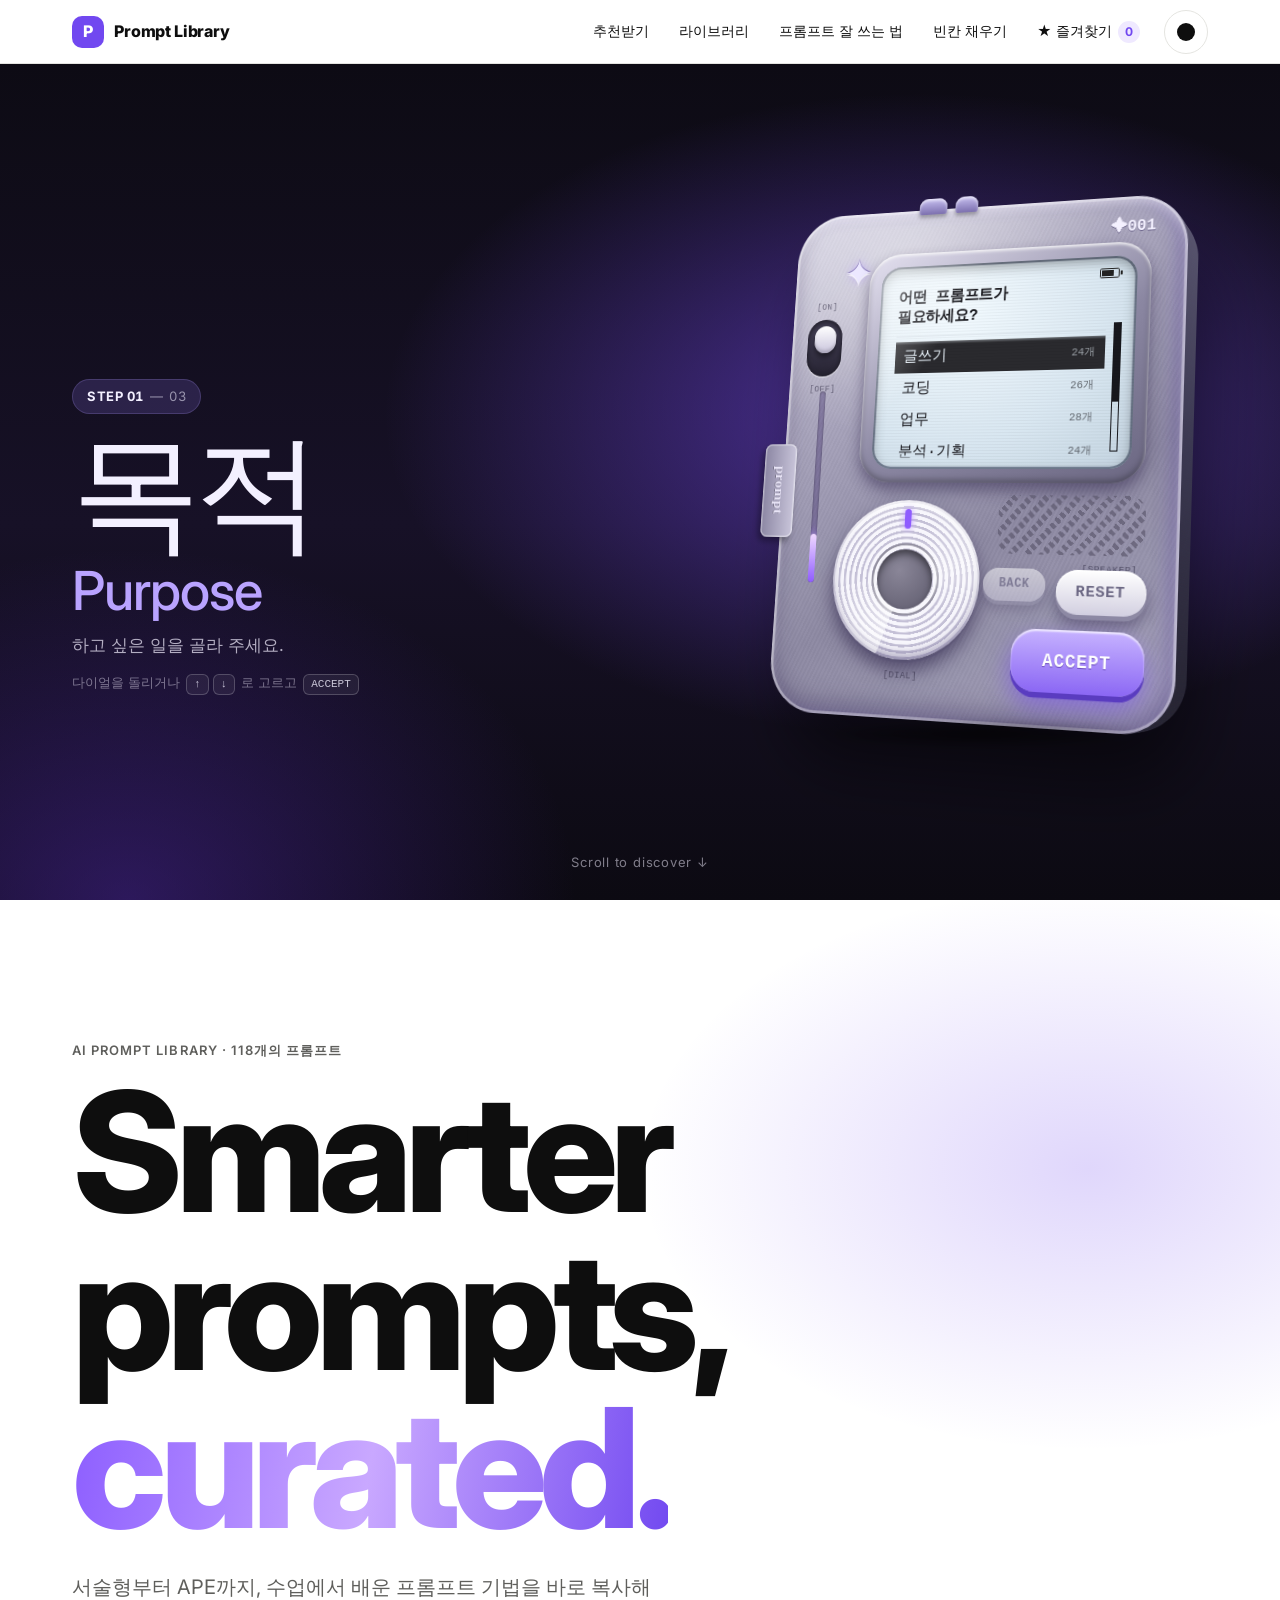
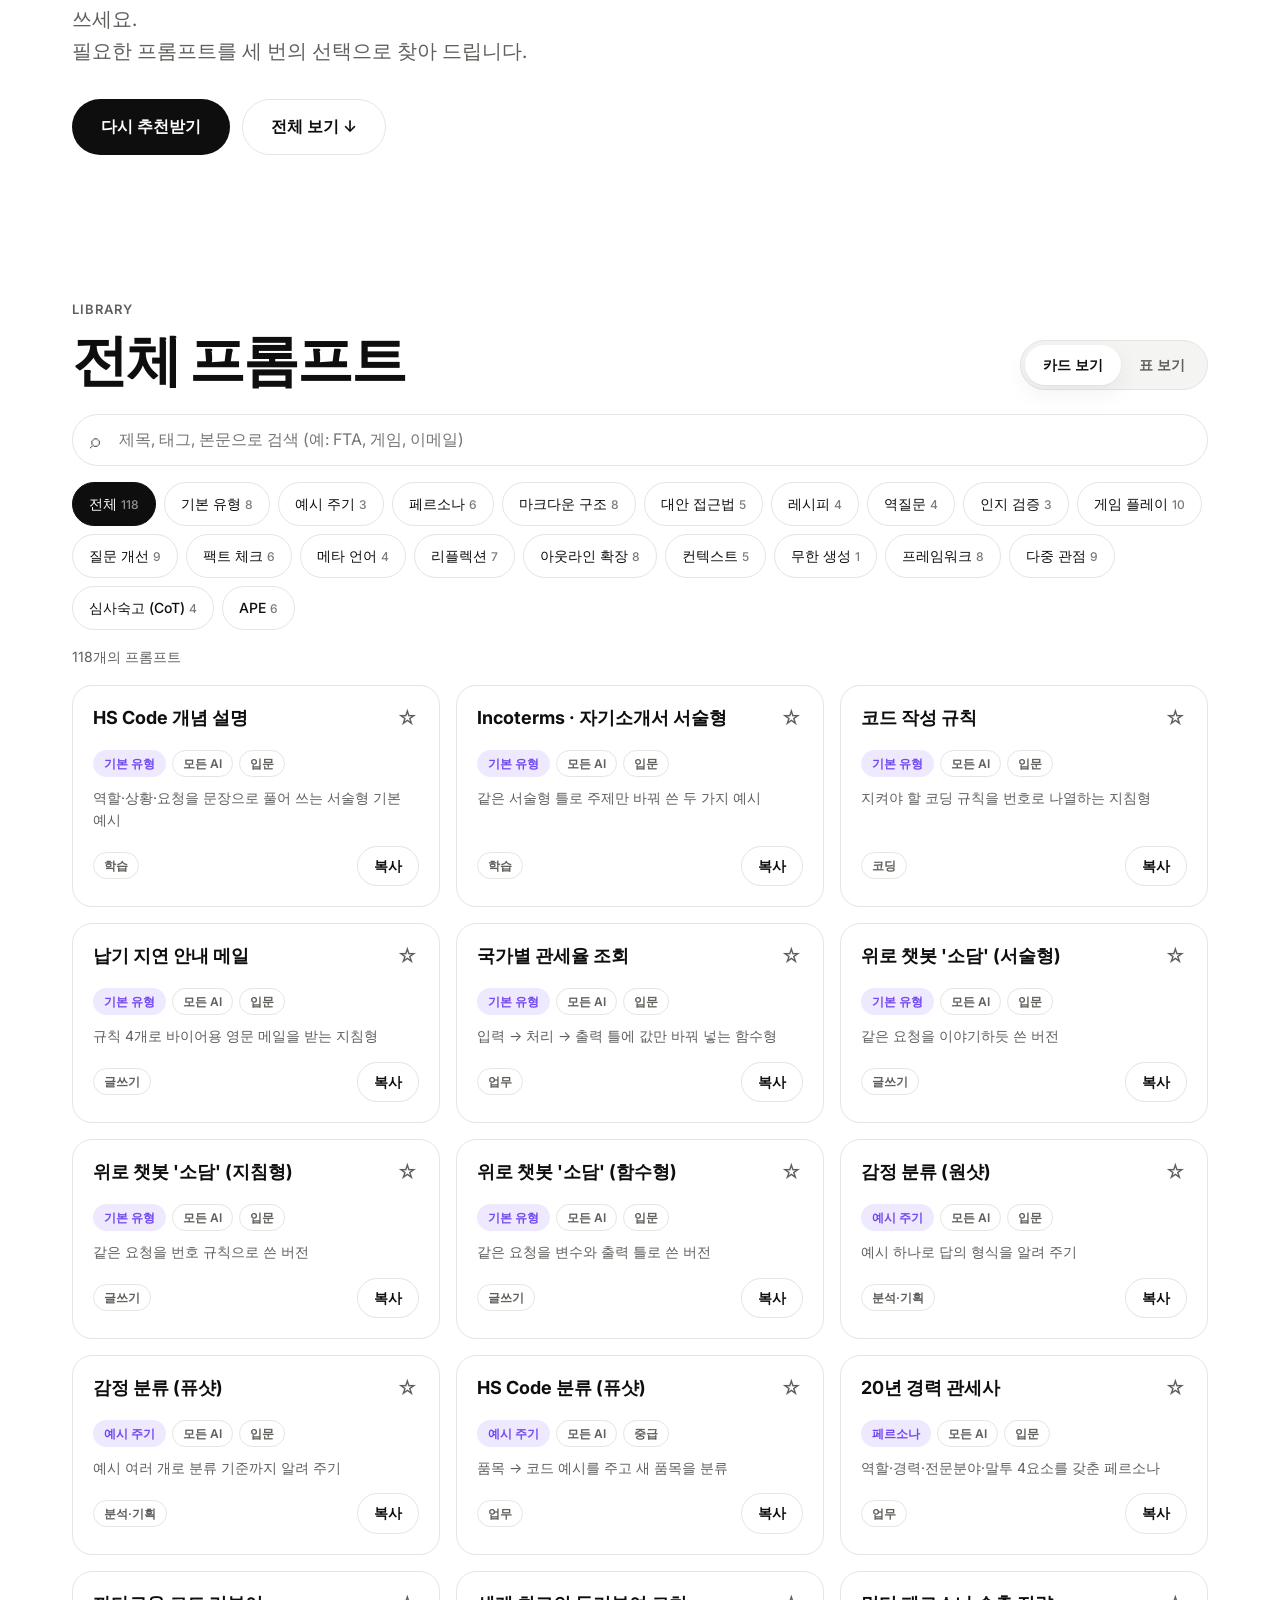
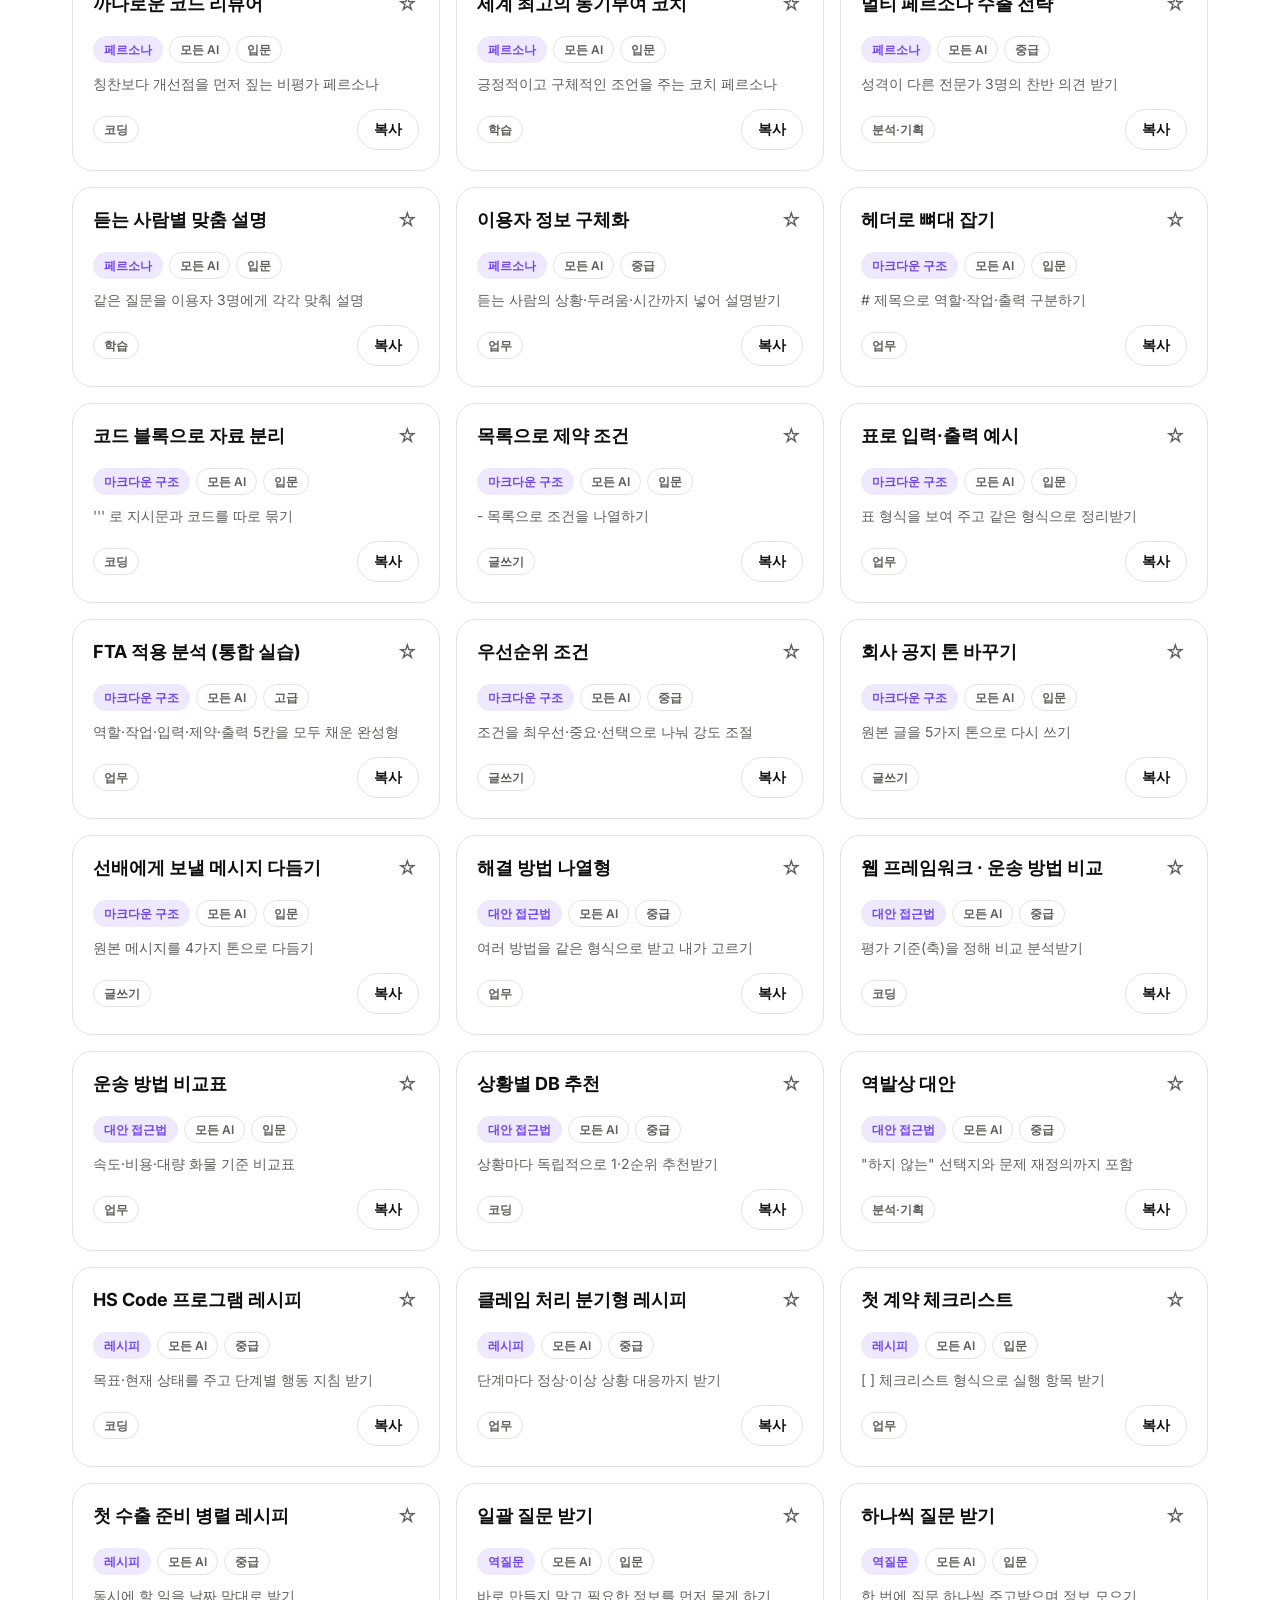
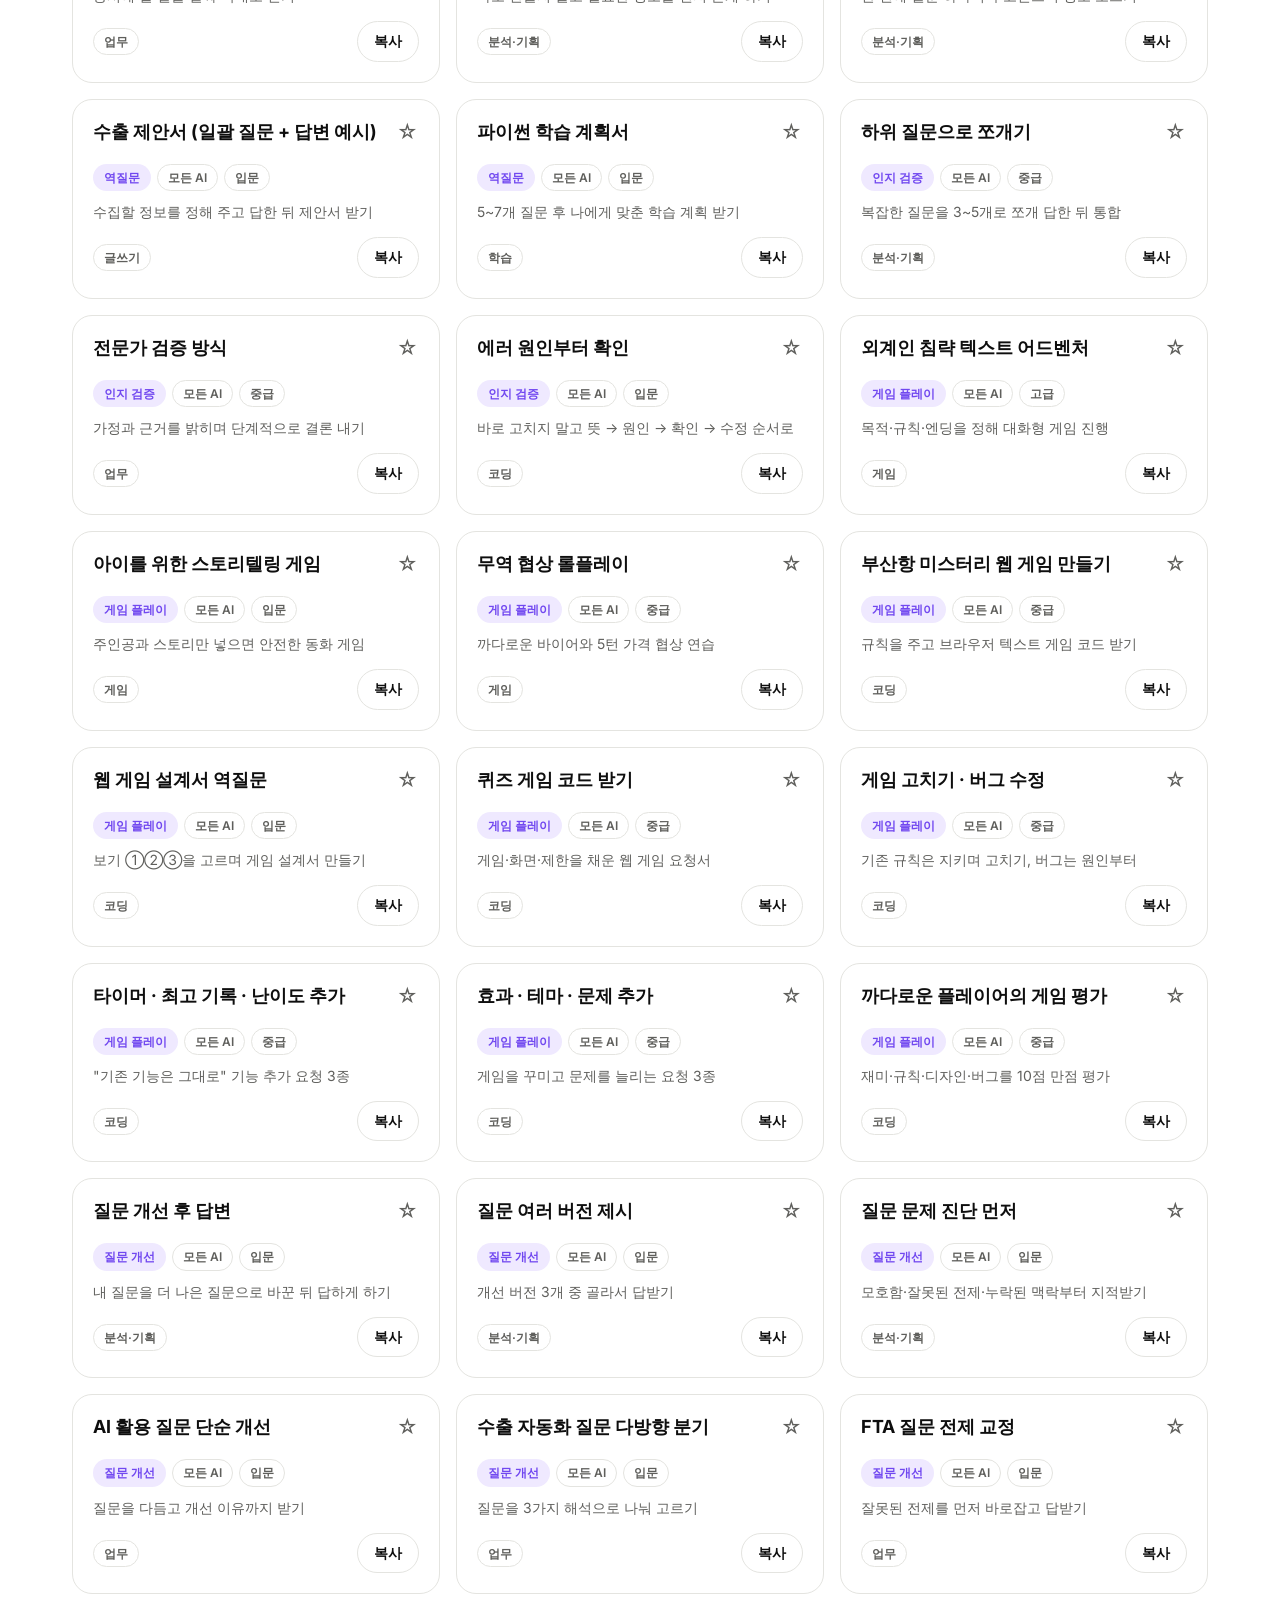
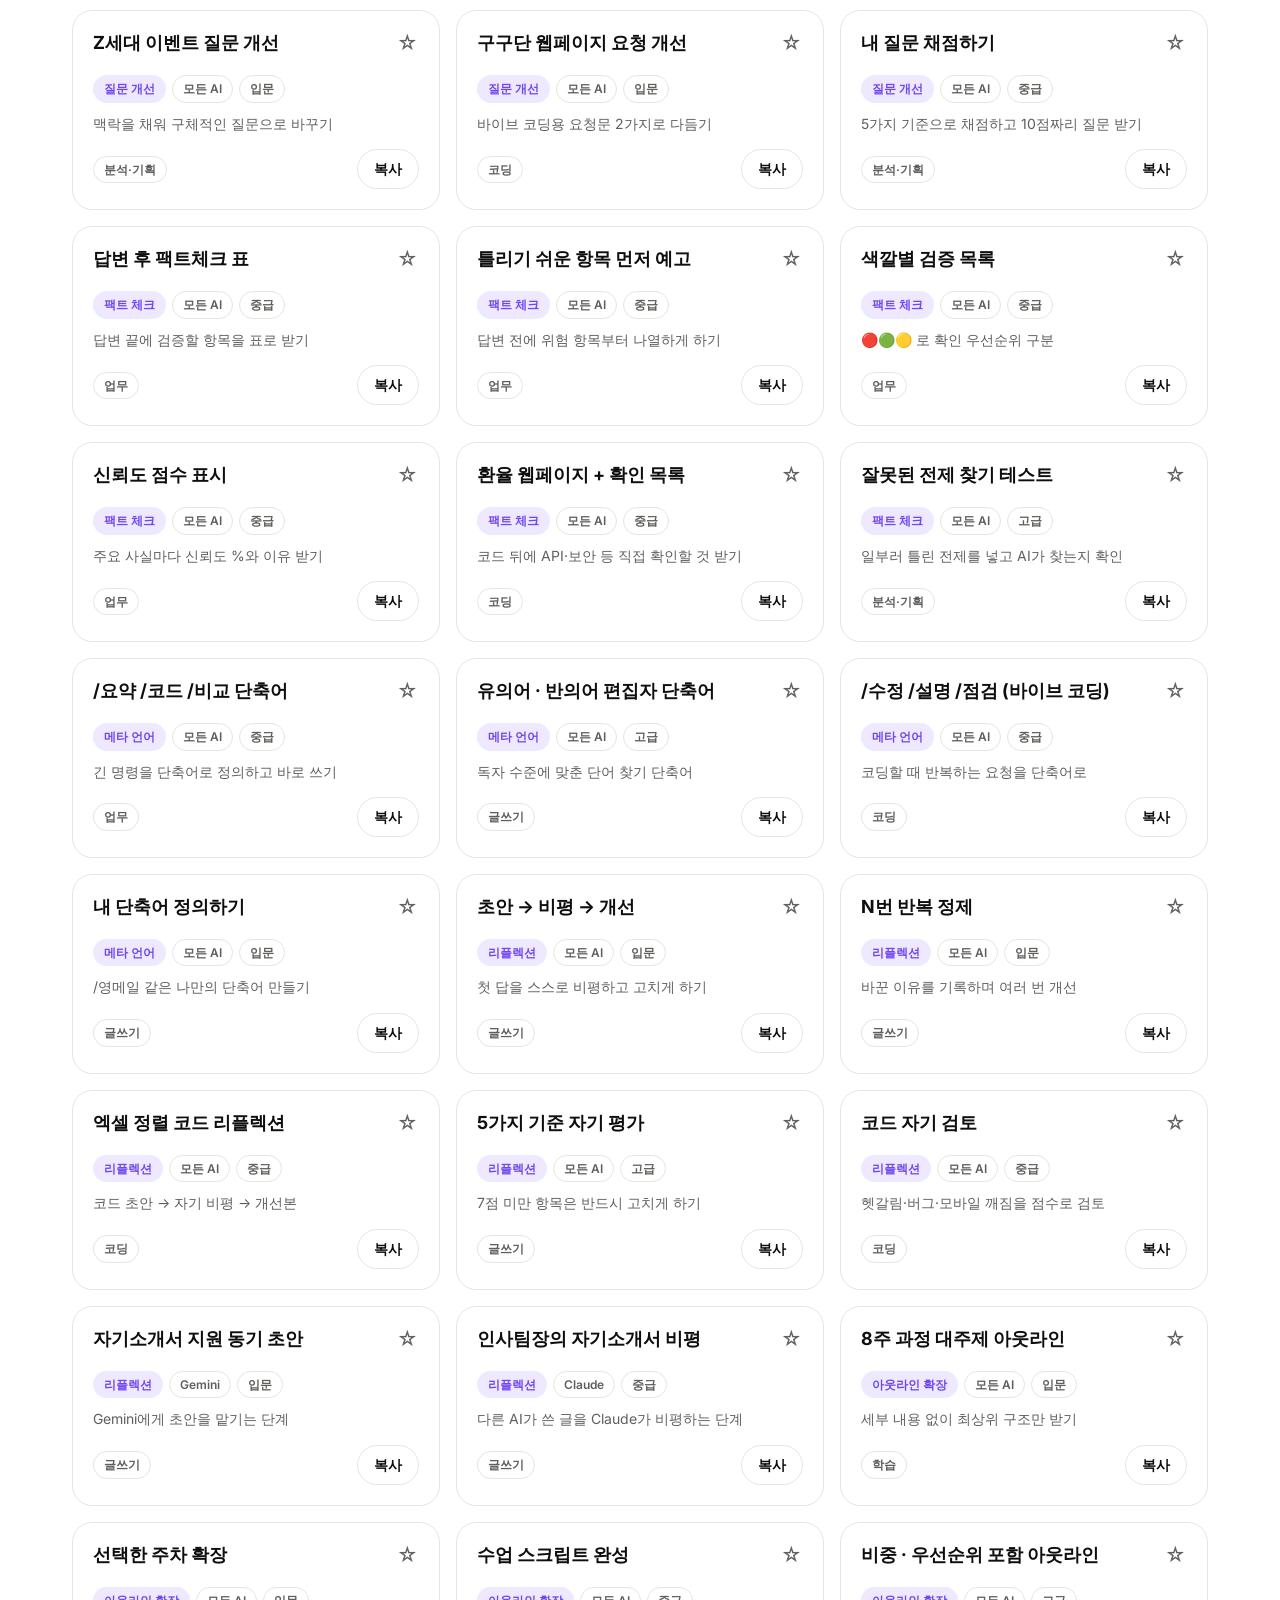
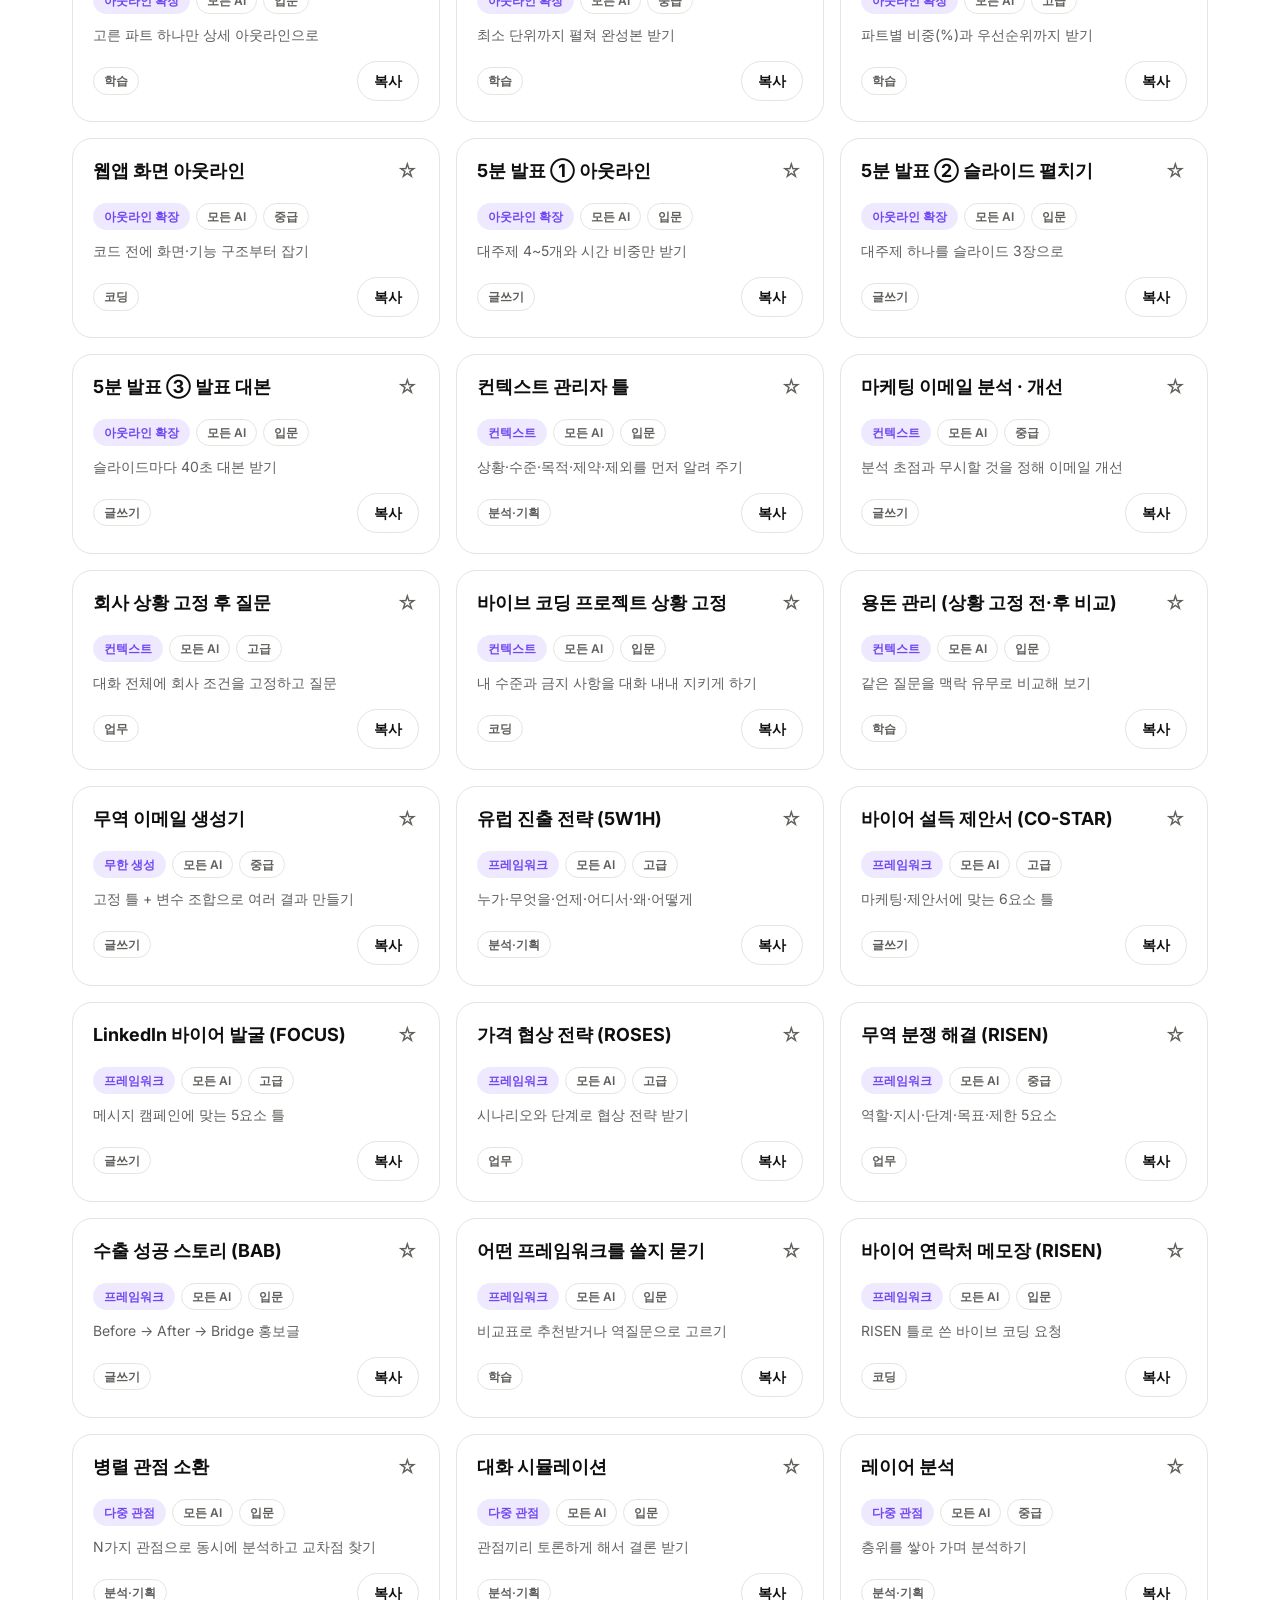
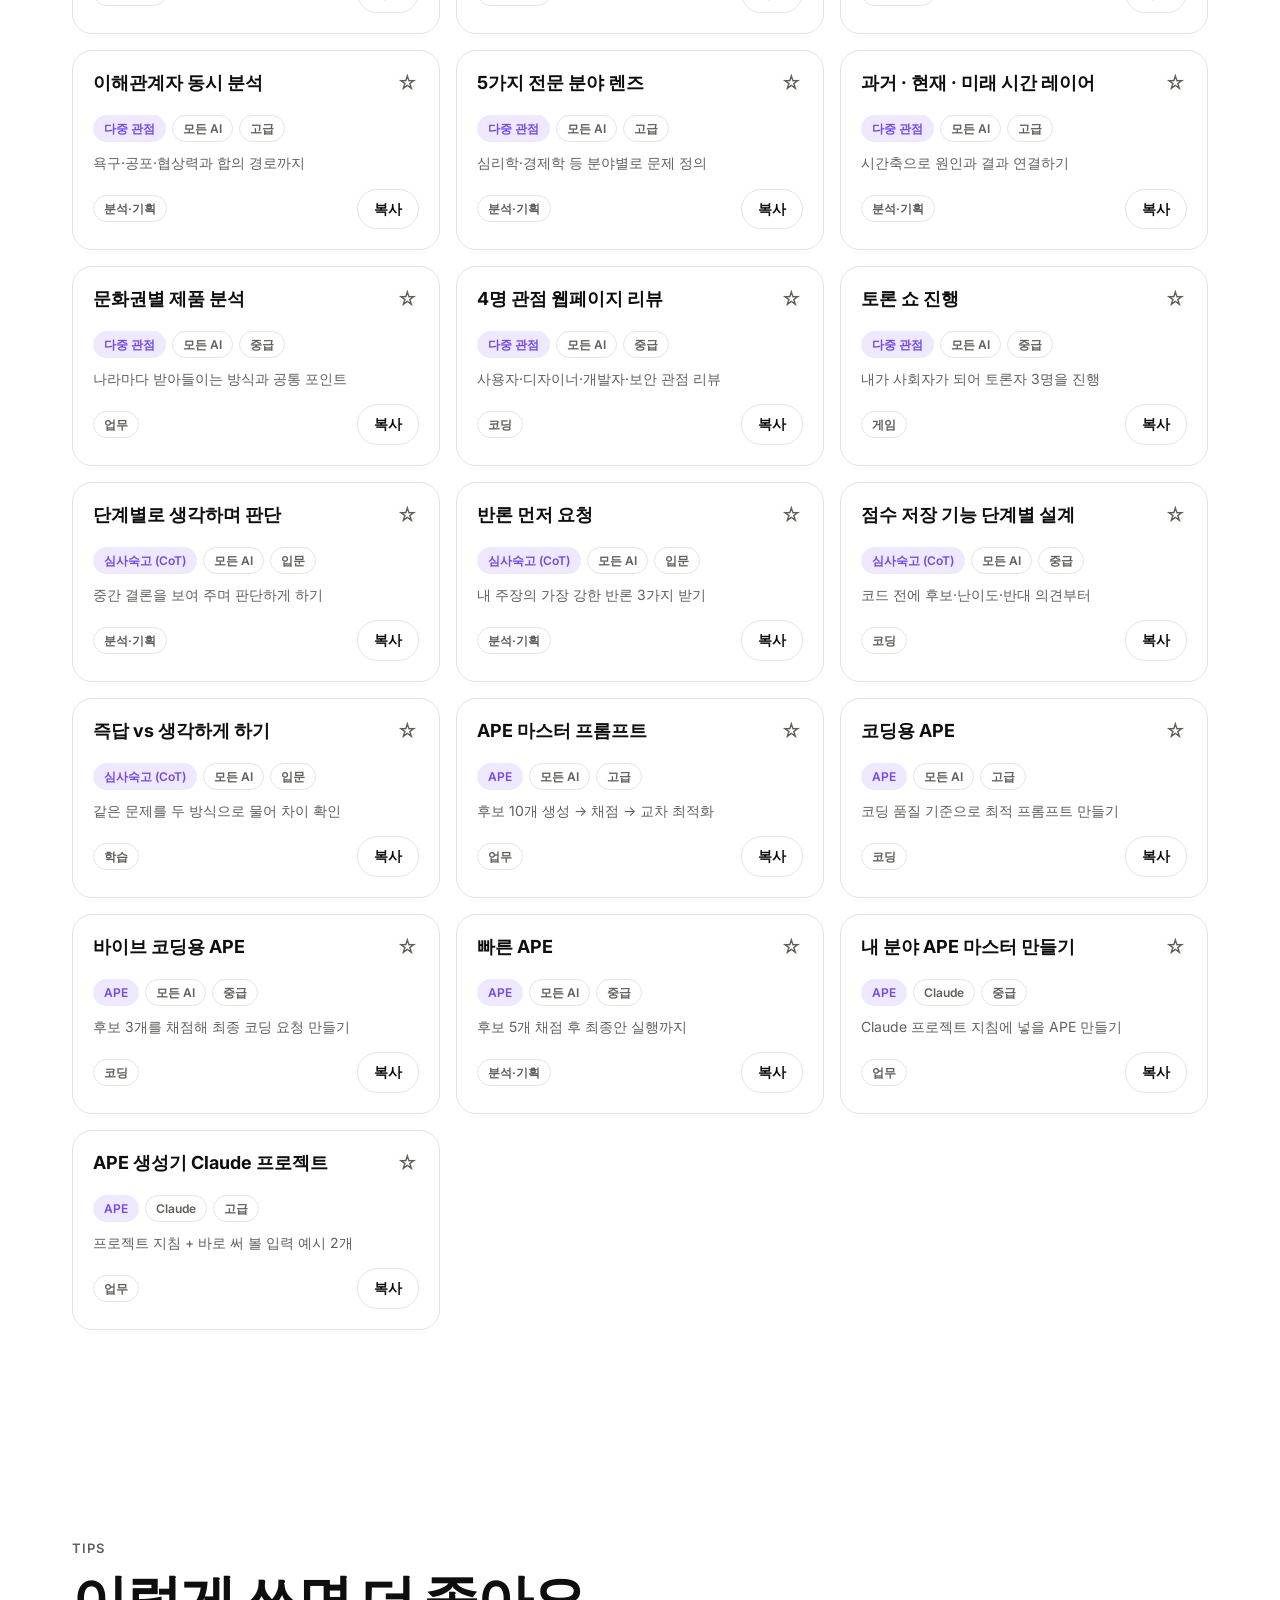
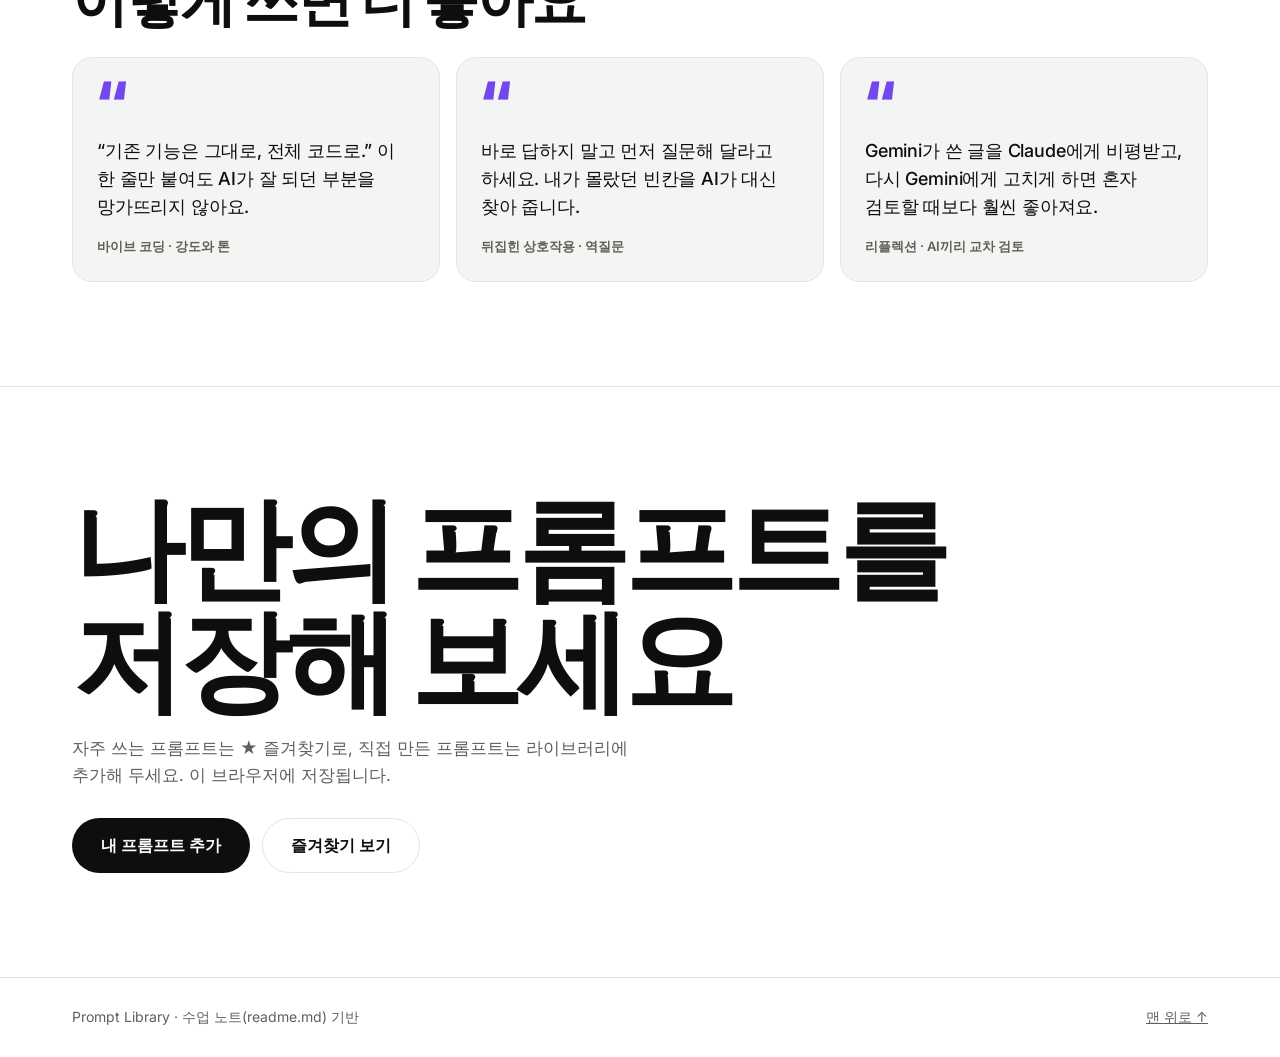
<file: index.html>
<!doctype html>
<html lang="ko">
<head>
  <meta charset="utf-8">
  <meta name="viewport" content="width=device-width, initial-scale=1">
  <title>프롬프트 라이브러리</title>
  <meta name="description" content="수업에서 정리한 프롬프트 기법과 예시를 모아 둔 AI 프롬프트 라이브러리">

  <!-- 첫 화면이 깜빡이지 않도록 테마를 먼저 적용 (저장값 → 시스템 설정 순) -->
  <script>
    (function () {
      var t = null;
      try { t = localStorage.getItem("pl-theme"); } catch (e) {}
      if (t !== "light" && t !== "dark") {
        t = window.matchMedia && matchMedia("(prefers-color-scheme: dark)").matches ? "dark" : "light";
      }
      document.documentElement.setAttribute("data-theme", t);
    })();
  </script>

  <link rel="preconnect" href="https://fonts.googleapis.com">
  <link rel="preconnect" href="https://fonts.gstatic.com" crossorigin>
  <link href="https://fonts.googleapis.com/css2?family=Inter:wght@400;500;600;700;800&display=swap" rel="stylesheet">
  <link rel="stylesheet" href="style.css">
</head>
<body>
  <a class="skip-link" href="#library">본문 바로가기</a>

  <!-- ===== 헤더 ===== -->
  <header class="site-header">
    <div class="container header-inner">
      <a class="logo" href="#top" aria-label="프롬프트 라이브러리 처음으로">
        <span class="logo-mark" aria-hidden="true">P</span>
        <span>Prompt Library</span>
      </a>

      <button class="icon-btn menu-toggle" id="menuToggle" aria-label="메뉴 열기" aria-expanded="false" aria-controls="siteNav">
        <span class="burger" aria-hidden="true"></span>
      </button>

      <nav class="site-nav" id="siteNav" aria-label="주요 메뉴">
        <a href="#wizard">추천받기</a>
        <a href="#library">라이브러리</a>
        <button type="button" class="nav-btn" id="openGuide">프롬프트 잘 쓰는 법</button>
        <a href="builder.html">빈칸 채우기</a>
        <button type="button" class="nav-btn fav-nav" id="favNav" aria-label="즐겨찾기 모아보기">
          ★ 즐겨찾기 <span class="fav-count" id="favCount">0</span>
        </button>
      </nav>

      <button class="icon-btn theme-toggle" id="themeToggle" aria-label="다크 모드로 전환">
        <span class="theme-icon" aria-hidden="true"></span>
      </button>
    </div>
  </header>

  <main id="top">
    <!-- ===== (1) Step 위저드 — 첫 화면 ===== -->
    <section class="wizard-stage" id="wizard" aria-labelledby="wizardTitle">
      <div class="container stage-inner">
        <!-- 왼쪽: 단계 표시 + 큰 제목 -->
        <div class="stage-copy" id="stageCopy">
          <p class="step-pill" aria-live="polite"><strong id="stepNow">STEP 01</strong> — <span id="stepTotal">03</span></p>
          <h2 class="stage-title" id="wizardTitle">목적</h2>
          <p class="stage-hint" id="wizardHint"></p>
          <p class="stage-keys">다이얼을 돌리거나 <kbd>↑</kbd><kbd>↓</kbd> 로 고르고 <kbd>ACCEPT</kbd></p>
        </div>

        <!-- 오른쪽: 3D 기기 -->
        <div class="device-wrap" id="deviceWrap">
          <div class="device" id="device">
            <!-- 두께를 만드는 층 (JS 가 채움) -->
            <div class="device-slices" id="deviceSlices" aria-hidden="true"></div>

            <div class="device-face">
              <span class="knob k1" aria-hidden="true"></span>
              <span class="knob k2" aria-hidden="true"></span>
              <span class="sparkle" aria-hidden="true">✦</span>
              <span class="serial" id="serial" aria-hidden="true">✦001</span>

              <div class="power">
                <span class="label" aria-hidden="true">[ON]</span>
                <button type="button" class="switch" id="powerSwitch" role="switch" aria-checked="true" aria-label="화면 전원"><span></span></button>
                <span class="label" aria-hidden="true">[OFF]</span>
              </div>

              <div class="led" aria-hidden="true"><span id="ledFill"></span></div>
              <div class="side-tab" aria-hidden="true">prompt</div>

              <div class="screen-bezel">
                <div class="screen" id="screen">
                  <span class="battery" aria-hidden="true"></span>
                  <p class="screen-q" id="screenQ"></p>
                  <div class="screen-list-wrap" id="screenListWrap">
                    <ul class="screen-list" id="screenList" role="listbox" tabindex="0" aria-labelledby="screenQ"></ul>
                  </div>
                  <div class="scrollbar" aria-hidden="true"><span id="scrollThumb"></span></div>
                </div>
              </div>

              <div class="dial" id="dial" role="slider" tabindex="0" aria-label="다이얼: 돌려서 선택지 이동" aria-valuemin="1" aria-valuemax="1" aria-valuenow="1">
                <span class="dial-notch" aria-hidden="true"></span>
                <span class="dial-center" aria-hidden="true"></span>
              </div>
              <span class="label dial-label" aria-hidden="true">[DIAL]</span>

              <div class="speaker" aria-hidden="true"></div>
              <span class="label speaker-label" aria-hidden="true">[SPEAKER]</span>

              <div class="keys">
                <div class="keys-row">
                  <button type="button" class="key key-back" id="wizardBack" aria-label="이전 단계">BACK</button>
                  <button type="button" class="key key-reset" id="wizardReset" aria-label="처음부터 다시">RESET</button>
                </div>
                <button type="button" class="key key-accept" id="wizardNext">ACCEPT</button>
              </div>
            </div>
          </div>
          <div class="device-shadow" aria-hidden="true"></div>
        </div>
      </div>

      <a class="scroll-hint" href="#intro" id="stageHint">Scroll to discover <span aria-hidden="true">↓</span></a>

      <!-- 추천 결과 카드 -->
      <div class="container">
        <div class="wizard-result" id="wizardResult" hidden>
          <h3 class="result-title" tabindex="-1">결과가 나왔어요</h3>
          <p class="result-summary" id="resultSummary"></p>
          <div class="card-grid" id="resultGrid"></div>
          <button class="btn btn-accent" id="resultToLibrary" type="button">라이브러리에서 모두 보기 →</button>
        </div>
      </div>
    </section>

    <!-- ===== (2) 소개 (히어로) ===== -->
    <section class="hero reveal" id="intro" aria-labelledby="heroTitle">
      <div class="container">
        <p class="eyebrow">AI Prompt Library · <span id="heroCount">0</span>개의 프롬프트</p>
        <h1 class="hero-title" id="heroTitle">Smarter prompts,<br><em>curated.</em></h1>
        <p class="hero-sub">서술형부터 APE까지, 수업에서 배운 프롬프트 기법을 바로 복사해 쓰세요. <br class="hide-sm">필요한 프롬프트를 세 번의 선택으로 찾아 드립니다.</p>
        <div class="hero-actions">
          <a class="btn btn-primary btn-lg" href="#wizard">다시 추천받기</a>
          <a class="btn btn-ghost btn-lg" href="#library">전체 보기 ↓</a>
        </div>
      </div>
          </section>

    <!-- ===== (3)(4) 라이브러리 ===== -->
    <section class="section reveal" id="library" aria-labelledby="libraryTitle">
      <div class="container">
        <div class="section-head">
          <div>
            <p class="eyebrow">Library</p>
            <h2 class="section-title" id="libraryTitle">전체 프롬프트</h2>
          </div>
          <div class="segmented" role="tablist" aria-label="보기 방식">
            <button role="tab" type="button" id="viewCards" aria-selected="true" aria-controls="cardView">카드 보기</button>
            <button role="tab" type="button" id="viewTable" aria-selected="false" aria-controls="tableView">표 보기</button>
          </div>
        </div>

        <div class="toolbar">
          <label class="search">
            <span class="sr-only">프롬프트 검색</span>
            <span class="search-icon" aria-hidden="true">⌕</span>
            <input type="search" id="searchInput" placeholder="제목, 태그, 본문으로 검색 (예: FTA, 게임, 이메일)" autocomplete="off">
          </label>
          <div class="chips" id="chips" role="group" aria-label="카테고리 필터"></div>
          <div class="active-filters" id="activeFilters"></div>
        </div>

        <p class="result-count" id="resultCount" aria-live="polite"></p>

        <div id="cardView" role="tabpanel" aria-labelledby="viewCards">
          <div class="card-grid" id="cardGrid"></div>
        </div>

        <div id="tableView" role="tabpanel" aria-labelledby="viewTable" hidden>
          <div class="table-wrap">
            <table class="prompt-table">
              <thead>
                <tr>
                  <th scope="col" aria-sort="none"><button type="button" data-sort="title">제목</button></th>
                  <th scope="col" aria-sort="none"><button type="button" data-sort="category">카테고리</button></th>
                  <th scope="col" aria-sort="none"><button type="button" data-sort="tool">툴</button></th>
                  <th scope="col" aria-sort="none"><button type="button" data-sort="level">난이도</button></th>
                  <th scope="col"><span class="sr-only">동작</span></th>
                </tr>
              </thead>
              <tbody id="tableBody"></tbody>
            </table>
          </div>
        </div>

        <div class="empty" id="emptyState" hidden>
          <p class="empty-title">찾는 프롬프트가 없어요</p>
          <p>검색어를 바꾸거나 필터를 지워 보세요.</p>
          <button class="btn btn-ghost" type="button" id="clearFilters">필터 모두 지우기</button>
        </div>
      </div>
    </section>

    <!-- ===== (6) 활용 팁 ===== -->
    <section class="section reveal" aria-labelledby="tipsTitle">
      <div class="container">
        <p class="eyebrow">Tips</p>
        <h2 class="section-title" id="tipsTitle">이렇게 쓰면 더 좋아요</h2>
        <div class="quotes">
          <figure class="quote">
            <blockquote>“기존 기능은 그대로, 전체 코드로.” 이 한 줄만 붙여도 AI가 잘 되던 부분을 망가뜨리지 않아요.</blockquote>
            <figcaption>바이브 코딩 · 강도와 톤</figcaption>
          </figure>
          <figure class="quote">
            <blockquote>바로 답하지 말고 먼저 질문해 달라고 하세요. 내가 몰랐던 빈칸을 AI가 대신 찾아 줍니다.</blockquote>
            <figcaption>뒤집힌 상호작용 · 역질문</figcaption>
          </figure>
          <figure class="quote">
            <blockquote>Gemini가 쓴 글을 Claude에게 비평받고, 다시 Gemini에게 고치게 하면 혼자 검토할 때보다 훨씬 좋아져요.</blockquote>
            <figcaption>리플렉션 · AI끼리 교차 검토</figcaption>
          </figure>
        </div>
      </div>
    </section>

    <!-- ===== (7) CTA ===== -->
    <section class="section cta reveal" aria-labelledby="ctaTitle">
      <div class="container">
        <h2 class="cta-title" id="ctaTitle">나만의 프롬프트를<br>저장해 보세요</h2>
        <p class="cta-sub">자주 쓰는 프롬프트는 ★ 즐겨찾기로, 직접 만든 프롬프트는 라이브러리에 추가해 두세요. 이 브라우저에 저장됩니다.</p>
        <div class="hero-actions">
          <button class="btn btn-primary btn-lg" type="button" id="openAdd">내 프롬프트 추가</button>
          <button class="btn btn-ghost btn-lg" type="button" id="ctaFav">즐겨찾기 보기</button>
        </div>
      </div>
    </section>
  </main>

  <footer class="site-footer">
    <div class="container footer-inner">
      <p>Prompt Library · 수업 노트(readme.md) 기반</p>
      <p><a href="#top">맨 위로 ↑</a></p>
    </div>
  </footer>

  <!-- ===== 상세 모달 ===== -->
  <div class="modal" id="detailModal" role="dialog" aria-modal="true" aria-labelledby="detailTitle" hidden>
    <div class="modal-backdrop" data-close></div>
    <div class="modal-box" role="document">
      <button class="icon-btn modal-close" type="button" data-close aria-label="닫기">✕</button>
      <div class="badges" id="detailBadges"></div>
      <h2 class="modal-title" id="detailTitle"></h2>
      <p class="modal-desc" id="detailDesc"></p>
      <pre class="code-block" id="detailPrompt" tabindex="0" aria-label="프롬프트 원문"></pre>
      <div class="tip-box">
        <p class="tip-label">사용 팁</p>
        <p id="detailTip"></p>
      </div>
      <div class="modal-actions">
        <button class="btn btn-primary" type="button" id="detailCopy">복사하기</button>
        <button class="btn btn-ghost" type="button" id="detailFav">☆ 즐겨찾기</button>
        <button class="btn btn-danger" type="button" id="detailDelete" hidden>삭제</button>
      </div>
    </div>
  </div>

  <!-- ===== 내 프롬프트 추가 모달 ===== -->
  <div class="modal" id="addModal" role="dialog" aria-modal="true" aria-labelledby="addTitle" hidden>
    <div class="modal-backdrop" data-close></div>
    <div class="modal-box" role="document">
      <button class="icon-btn modal-close" type="button" data-close aria-label="닫기">✕</button>
      <h2 class="modal-title" id="addTitle">내 프롬프트 추가</h2>
      <form id="addForm" class="form">
        <label>제목 <input name="title" required maxlength="60" placeholder="예: 바이어 견적 회신 메일"></label>
        <label>한 줄 설명 <input name="description" maxlength="100" placeholder="어떤 때 쓰는 프롬프트인가요?"></label>
        <div class="form-row">
          <label>목적
            <select name="purpose"></select>
          </label>
          <label>툴
            <select name="tool"></select>
          </label>
          <label>난이도
            <select name="level"></select>
          </label>
        </div>
        <label>프롬프트 원문 <textarea name="prompt" required rows="8" placeholder="프롬프트를 붙여 넣으세요"></textarea></label>
        <div class="modal-actions">
          <button class="btn btn-primary" type="submit">저장하기</button>
          <button class="btn btn-ghost" type="button" data-close>취소</button>
        </div>
      </form>
    </div>
  </div>

  <!-- ===== (5) 가이드 패널 ===== -->
  <div class="panel-backdrop" id="guideBackdrop" hidden></div>
  <aside class="guide-panel" id="guidePanel" role="dialog" aria-modal="true" aria-labelledby="guideTitle" aria-hidden="true">
    <div class="guide-head">
      <h2 id="guideTitle">프롬프트 잘 쓰는 법</h2>
      <button class="icon-btn" type="button" id="closeGuide" aria-label="가이드 닫기">✕</button>
    </div>
    <div class="guide-body">
      <section>
        <h3>01 역할 지정</h3>
        <p>“당신은 [역할]입니다”로 시작하고 경력·전문분야·말투까지 4가지를 채우세요.</p>
        <pre class="code-block small">당신은 20년 경력의 관세사입니다.
FTA 협정세율과 원산지 규정의 전문가로
중소기업 무역 담당자에게 쉽고 실용적으로 설명합니다.</pre>
      </section>
      <section>
        <h3>02 맥락 제공</h3>
        <p>지금 상황, 내 수준, 목적, 제약, 그리고 <strong>원하지 않는 것</strong>을 먼저 알려 주면 일반론이 사라집니다.</p>
      </section>
      <section>
        <h3>03 출력 형식 지정</h3>
        <p>표, JSON, 체크리스트, 글자 수처럼 받고 싶은 모양을 정확히 적으세요.</p>
        <pre class="code-block small">#출력 형식
{"FTA_적용":TRUE/FALSE, "협정세율":"", "필요서류":[]}</pre>
      </section>
      <section>
        <h3>04 예시 제공</h3>
        <p>예시가 없으면 제로샷, 하나면 원샷, 두 개 이상이면 퓨샷. 예시가 많을수록 기준이 정확해집니다.</p>
      </section>
      <section>
        <h3>05 구조와 강도</h3>
        <p>#, -, &gt;, ''' 로 역할·조건·자료를 나누고, 꼭 지킬 것은 “반드시”, “절대”처럼 강한 단어로 쓰세요.</p>
        <p class="muted">참고하세요 → 활용하세요 → 반드시 포함하세요</p>
      </section>
      <section>
        <h3>06 검증</h3>
        <p>그럴듯한 답일수록 팩트 체크 목록이나 신뢰도 점수를 붙이게 하고, 복잡한 질문은 하위 질문으로 쪼개게 하세요.</p>
      </section>
      <section>
        <h3>좋은 프롬프트의 뼈대 5칸</h3>
        <ol class="skeleton">
          <li><strong>역할</strong> 누구로서 답할지</li>
          <li><strong>작업</strong> 무엇을 할지</li>
          <li><strong>입력</strong> 내가 주는 자료 (''' 로 묶기)</li>
          <li><strong>제약</strong> 꼭 할 것 · 하지 말 것</li>
          <li><strong>출력</strong> 어떤 모양으로 받을지</li>
        </ol>
      </section>
    </div>
  </aside>

  <!-- ===== 토스트 ===== -->
  <div class="toast" id="toast" role="status" aria-live="polite"></div>

  <script src="data.js"></script>
  <script src="script.js"></script>
</body>
</html>
</file>
<file: style.css>
/* ==========================================================
   Prompt Library 스타일 (모바일 우선)
   브레이크포인트: ~767px 모바일 / 768~1023px 태블릿 / 1024px~ 데스크톱
   ========================================================== */

/* ----- 색상 변수: 라이트 ----- */
:root {
  --bg: #ffffff;
  --bg-soft: #f4f4f2;
  --surface: #ffffff;
  --text: #0e0e0e;
  --text-sub: #5f5f5c;
  --line: #e4e4e0;
  --accent: #7148f0;
  --accent-text: #ffffff;
  --accent-soft: #efe9ff;
  --danger: #d93a3a;
  --shadow: 0 1px 2px rgba(0, 0, 0, .04), 0 8px 24px rgba(0, 0, 0, .06);
  --shadow-hover: 0 2px 4px rgba(0, 0, 0, .05), 0 16px 36px rgba(0, 0, 0, .10);
  --code-bg: #f6f6f3;

  --radius: 20px;
  --radius-sm: 12px;
  --ease: cubic-bezier(.22, .61, .36, 1);
  --header-h: 64px;
  --font: "Inter", "Pretendard", "Apple SD Gothic Neo", "Malgun Gothic", system-ui, sans-serif;
  --mono: ui-monospace, "D2Coding", "SFMono-Regular", Consolas, monospace;
}

/* ----- 색상 변수: 다크 ----- */
[data-theme="dark"] {
  --bg: #0c0a12;
  --bg-soft: #15121e;
  --surface: #191622;
  --text: #f3f0ff;
  --text-sub: #a6a0b8;
  --line: #2b2638;
  --accent: #b79cff;
  --accent-text: #0c0a12;
  --accent-soft: #261e44;
  --danger: #ff7272;
  --shadow: 0 1px 2px rgba(0, 0, 0, .4), 0 8px 24px rgba(0, 0, 0, .35);
  --shadow-hover: 0 2px 4px rgba(0, 0, 0, .5), 0 16px 36px rgba(0, 0, 0, .5);
  --code-bg: #111113;
}

/* ----- 기본 ----- */
*, *::before, *::after { box-sizing: border-box; }
html { scroll-behavior: smooth; scroll-padding-top: calc(var(--header-h) + 12px); }
body {
  margin: 0;
  font-family: var(--font);
  font-size: 16px;
  line-height: 1.6;
  color: var(--text);
  background: var(--bg);
  overflow-x: hidden;
  -webkit-font-smoothing: antialiased;
  word-break: keep-all;
  overflow-wrap: anywhere;
}
/* 테마 전환 시 부드럽게 */
body, .site-header, .card, .card-surface, .quote, .modal-box, .guide-panel, .chip, .btn, input, select, textarea, .prompt-table, .code-block {
  transition: background-color .3s var(--ease), color .3s var(--ease), border-color .3s var(--ease);
}
a { color: inherit; }
button, input, select, textarea { font: inherit; color: inherit; }
img, svg { max-width: 100%; }
[hidden] { display: none !important; }

.container { width: 100%; max-width: 1200px; margin: 0 auto; padding: 0 16px; }

.sr-only {
  position: absolute; width: 1px; height: 1px; padding: 0; margin: -1px;
  overflow: hidden; clip: rect(0 0 0 0); white-space: nowrap; border: 0;
}
.skip-link {
  position: absolute; left: 16px; top: -48px; z-index: 100;
  background: var(--accent); color: var(--accent-text);
  padding: 10px 16px; border-radius: 10px; text-decoration: none;
}
.skip-link:focus { top: 12px; }

/* 키보드 포커스 표시 */
:focus-visible { outline: 3px solid var(--accent); outline-offset: 3px; border-radius: 8px; }

.eyebrow {
  margin: 0 0 12px;
  font-size: 13px; font-weight: 600; letter-spacing: .08em; text-transform: uppercase;
  color: var(--text-sub);
}
.muted { color: var(--text-sub); }

/* ----- 버튼 ----- */
.btn {
  display: inline-flex; align-items: center; justify-content: center; gap: 6px;
  min-height: 44px; padding: 10px 20px;
  border-radius: 999px; border: 1px solid transparent;
  font-weight: 600; font-size: 15px; text-decoration: none; cursor: pointer;
  transition: transform .2s var(--ease), box-shadow .2s var(--ease), background-color .3s var(--ease), color .3s var(--ease), border-color .3s var(--ease);
}
.btn:hover:not(:disabled) { transform: translateY(-2px); }
.btn:disabled { opacity: .4; cursor: not-allowed; }
.btn-primary { background: var(--text); color: var(--bg); }
.btn-primary:hover:not(:disabled) { box-shadow: var(--shadow-hover); }
.btn-ghost { background: transparent; border-color: var(--line); }
.btn-ghost:hover:not(:disabled) { border-color: var(--text); }
.btn-danger { background: transparent; border-color: var(--danger); color: var(--danger); }
.btn-lg { min-height: 52px; padding: 14px 28px; font-size: 16px; }
.btn.done { background: var(--accent); color: var(--accent-text); }

.icon-btn {
  display: inline-flex; align-items: center; justify-content: center;
  width: 44px; height: 44px; flex: none;
  border: 1px solid var(--line); border-radius: 999px;
  background: transparent; cursor: pointer;
}
.icon-btn:hover { border-color: var(--text); }

/* ----- 헤더 ----- */
.site-header {
  position: sticky; top: 0; z-index: 30;
  height: var(--header-h);
  background: color-mix(in srgb, var(--bg) 86%, transparent);
  backdrop-filter: saturate(1.4) blur(12px);
  -webkit-backdrop-filter: saturate(1.4) blur(12px);
  border-bottom: 1px solid var(--line);
}
.header-inner { height: 100%; display: flex; align-items: center; gap: 10px; }
.logo { display: inline-flex; align-items: center; gap: 10px; font-weight: 800; text-decoration: none; margin-right: auto; letter-spacing: -.01em; }
.logo-mark {
  display: grid; place-items: center; width: 32px; height: 32px; border-radius: 10px;
  background: var(--accent); color: var(--accent-text); font-size: 16px;
}

/* 햄버거 */
.burger, .burger::before, .burger::after {
  display: block; width: 18px; height: 2px; background: currentColor; border-radius: 2px;
  transition: transform .3s var(--ease), opacity .3s var(--ease);
}
.burger { position: relative; }
.burger::before, .burger::after { content: ""; position: absolute; left: 0; }
.burger::before { top: -6px; }
.burger::after { top: 6px; }
.menu-toggle[aria-expanded="true"] .burger { background: transparent; }
.menu-toggle[aria-expanded="true"] .burger::before { transform: translateY(6px) rotate(45deg); }
.menu-toggle[aria-expanded="true"] .burger::after { transform: translateY(-6px) rotate(-45deg); }

/* 모바일 메뉴: 헤더 아래로 펼침 */
.site-nav {
  position: absolute; top: var(--header-h); left: 0; right: 0;
  display: none; flex-direction: column; gap: 4px;
  padding: 12px 16px 20px;
  background: var(--bg); border-bottom: 1px solid var(--line);
}
.site-nav.open { display: flex; }
.site-nav a, .nav-btn {
  display: flex; align-items: center; gap: 6px; min-height: 44px; padding: 8px 12px;
  border-radius: 12px; border: 0; background: transparent;
  text-decoration: none; font-weight: 500; font-size: 15px; cursor: pointer; text-align: left;
}
.site-nav a:hover, .nav-btn:hover { background: var(--bg-soft); }
.fav-count {
  display: inline-grid; place-items: center; min-width: 22px; height: 22px; padding: 0 6px;
  border-radius: 999px; background: var(--accent-soft); color: var(--accent); font-size: 12px; font-weight: 700;
}

/* 테마 아이콘 (해 / 달) */
.theme-icon { width: 18px; height: 18px; border-radius: 50%; background: currentColor; position: relative; }
[data-theme="dark"] .theme-icon { background: transparent; box-shadow: inset -6px -3px 0 0 currentColor; }

/* ----- 히어로 ----- */
.hero {
  position: relative;
  display: flex; align-items: center;
  padding: 96px 0 40px;
}
.hero-title {
  margin: 0 0 24px;
  font-size: clamp(48px, 13vw, 168px);
  line-height: .95; letter-spacing: -.045em; font-weight: 800;
}
.hero-title em {
  font-style: normal; color: var(--accent);
  background: linear-gradient(100deg, #8b5cff, #c9a8ff 50%, #7148f0); -webkit-background-clip: text; background-clip: text;
  -webkit-text-fill-color: transparent;
}
.hero::before {   /* 보라색 은은한 빛 */
  content: ""; position: absolute; inset: 0; pointer-events: none;
  background: radial-gradient(ellipse 50% 45% at 85% 30%, color-mix(in srgb, var(--accent) 22%, transparent), transparent 70%);
}
.hero > .container { position: relative; }
.hero-sub { margin: 0 0 32px; max-width: 620px; font-size: clamp(16px, 2.2vw, 20px); color: var(--text-sub); }
.hero-actions { display: flex; flex-wrap: wrap; gap: 12px; }
.hide-sm { display: none; }
.scroll-hint {
  position: absolute; left: 50%; bottom: 28px; transform: translateX(-50%);
  font-size: 13px; letter-spacing: .06em; color: var(--text-sub); text-decoration: none;
  animation: bob 2.4s var(--ease) infinite; white-space: nowrap;
}
@keyframes bob { 0%, 100% { transform: translate(-50%, 0); } 50% { transform: translate(-50%, 6px); } }

/* ----- 섹션 공통 ----- */
.section { padding: 72px 0; }
.section-title { margin: 0; font-size: clamp(30px, 6vw, 56px); line-height: 1.05; letter-spacing: -.035em; font-weight: 800; }
.section-head { display: flex; flex-direction: column; gap: 20px; margin-bottom: 24px; }

.card-surface {
  background: var(--surface); border: 1px solid var(--line); border-radius: var(--radius);
  box-shadow: var(--shadow);
}

/* ==========================================================
   Step 위저드 — 3D 기기 (레퍼런스: Contra Project Calculator)
   기기 안의 모든 크기는 em 단위 → .device 의 font-size 하나로 전체 크기 조절
   ========================================================== */
.wizard-stage {
  position: relative; overflow: hidden;
  /* 첫 화면: 헤더 아래 화면 전체를 채움 */
  min-height: calc(100svh - var(--header-h));
  display: flex; flex-direction: column; justify-content: center;
  padding: 40px 0 88px;
  color: #f3f0ff;
  /* 테마와 상관없이 항상 어두운 보라 무대 */
  background:
    radial-gradient(ellipse 60% 55% at 72% 42%, rgba(124, 77, 255, .55), transparent 70%),
    radial-gradient(ellipse 50% 60% at 10% 100%, rgba(84, 42, 180, .45), transparent 70%),
    linear-gradient(180deg, #0d0b14 0%, #171127 55%, #0c0a12 100%);
}
.stage-inner { display: flex; flex-direction: column-reverse; align-items: center; gap: 40px; }
.wizard-stage .scroll-hint {
  top: calc(100svh - var(--header-h) - 48px); bottom: auto;
  color: rgba(243, 240, 255, .5);
}
/* 추천 결과가 열리면 스크롤 안내는 숨김 */
.wizard-stage:has(.wizard-result:not([hidden])) .scroll-hint { display: none; }

/* 왼쪽 글 */
.stage-copy { width: 100%; }
.stage-copy.swap { animation: swapIn .5s var(--ease); }
@keyframes swapIn { from { opacity: 0; transform: translateY(18px); } to { opacity: 1; transform: none; } }
.step-pill {
  display: inline-flex; gap: 6px; margin: 0 0 16px; padding: 6px 14px; border-radius: 999px;
  background: rgba(150, 120, 255, .18); border: 1px solid rgba(180, 160, 255, .2);
  font-size: 13px; letter-spacing: .04em; color: rgba(243, 240, 255, .55); font-variant-numeric: tabular-nums;
}
.step-pill strong { color: #f3f0ff; font-weight: 700; }
.stage-title {
  margin: 0 0 16px; font-size: clamp(56px, 14vw, 128px); line-height: .95; font-weight: 300; letter-spacing: -.05em;
}
.stage-title span { display: block; font-size: .42em; letter-spacing: -.02em; color: #b9a3ff; font-weight: 500; margin-top: .25em; }
.stage-hint { margin: 0 0 12px; max-width: 440px; color: rgba(243, 240, 255, .7); font-size: 17px; }
.stage-keys { margin: 0; color: rgba(243, 240, 255, .45); font-size: 13px; }
kbd {
  display: inline-block; margin: 0 2px; padding: 1px 7px; border-radius: 6px;
  border: 1px solid rgba(255, 255, 255, .2); background: rgba(255, 255, 255, .06);
  font-family: var(--mono); font-size: 11px; color: rgba(243, 240, 255, .8);
}

/* 기기 배치 + 원근 */
.device-wrap {
  position: relative; perspective: 1400px;
  font-size: min(15px, calc((100vw - 48px) / 28));   /* 1em 기준 크기 */
  width: 27.5em; height: 34em; margin: 0 auto;
}
.device {
  --rx: 0deg; --ry: 0deg;
  position: absolute; inset: 0;
  transform-style: preserve-3d;
  transform: rotateX(calc(9deg + var(--rx))) rotateY(calc(-20deg + var(--ry))) rotateZ(3deg);
  transition: transform .5s var(--ease);
  animation: float 6s ease-in-out infinite;
}
@keyframes float { 0%, 100% { translate: 0 0; } 50% { translate: 0 -.6em; } }
.device-shadow {
  position: absolute; left: 12%; right: 8%; bottom: -2.5em; height: 3em; border-radius: 50%;
  background: radial-gradient(closest-side, rgba(0, 0, 0, .7), transparent); filter: blur(10px);
  transform: rotateX(70deg);
}

/* 두께 층: 같은 모양을 뒤로 조금씩 밀어서 쌓음 */
.device-slices { position: absolute; inset: 0; transform-style: preserve-3d; }
.device-slices span {
  position: absolute; inset: 0; border-radius: 3.4em;
  background: linear-gradient(160deg, #6e6a84, #3a3750 60%, #24222f);
}
.device-slices span:last-child { box-shadow: 0 3em 5em rgba(0, 0, 0, .55); }

/* 앞면: 금속 질감 */
.device-face {
  position: absolute; inset: 0; border-radius: 3.4em;
  background:
    radial-gradient(ellipse 90% 60% at 30% 10%, rgba(255, 255, 255, .45), transparent 60%),
    repeating-linear-gradient(115deg, rgba(255, 255, 255, .025) 0 2px, rgba(0, 0, 0, .025) 2px 4px),
    linear-gradient(150deg, #d4d1e2 0%, #aaa6bd 30%, #8d89a3 62%, #a7a3bb 100%);
  box-shadow:
    inset 0 0 0 .18em rgba(255, 255, 255, .35),
    inset 0 .4em .6em rgba(255, 255, 255, .45),
    inset 0 -.8em 1.6em rgba(40, 30, 70, .35),
    inset -.6em 0 1.2em rgba(120, 90, 220, .25);
  transform: translateZ(0);
}

.label { font-family: var(--mono); font-size: .62em; letter-spacing: .04em; color: rgba(40, 36, 60, .55); }

/* 윗면 버튼 두 개 */
.knob {
  position: absolute; top: -.75em; width: 2em; height: 1.1em; border-radius: .6em .6em .2em .2em;
  background: linear-gradient(180deg, #c7bff0, #7b6fae);
  box-shadow: inset 0 .15em .2em rgba(255, 255, 255, .6), 0 .2em .3em rgba(0, 0, 0, .3);
  transform: translateZ(-.6em);
}
.knob.k1 { left: 9em; } .knob.k2 { left: 11.6em; width: 1.6em; }

.sparkle {
  position: absolute; left: 1.4em; top: 1.1em; font-size: 2.6em; line-height: 1;
  color: #ece8ff; text-shadow: 0 .04em 0 rgba(255, 255, 255, .8), 0 -.03em .02em rgba(70, 50, 140, .6), 0 0 .3em rgba(180, 150, 255, .7);
}
.serial {
  position: absolute; right: 2em; top: 1.2em; font-family: var(--mono); font-size: 1.05em; font-weight: 700;
  color: #f4f1ff; text-shadow: 0 1px 0 rgba(60, 50, 100, .5);
}

/* 전원 스위치 */
.power { position: absolute; left: 1.2em; top: 6em; display: flex; flex-direction: column; align-items: center; gap: .35em; }
.switch {
  position: relative; width: 2.6em; height: 4em; padding: 0; border: 0; border-radius: 1.3em; cursor: pointer;
  background: linear-gradient(180deg, #514c66, #24212f);
  box-shadow: inset 0 .25em .5em rgba(0, 0, 0, .6), 0 .1em 0 rgba(255, 255, 255, .5);
}
.switch span {
  position: absolute; left: .5em; right: .5em; top: .45em; height: 1.9em; border-radius: .8em;
  background: linear-gradient(180deg, #ffffff, #c9c4dc);
  box-shadow: 0 .25em .4em rgba(0, 0, 0, .5), inset 0 -.2em .2em rgba(0, 0, 0, .15);
  transition: top .3s var(--ease);
}
.switch[aria-checked="false"] span { top: 1.65em; }

/* 보라색 LED 바: 진행도만큼 차오름 */
.led {
  position: absolute; left: 2.35em; top: 12.4em; width: .45em; height: 13em; border-radius: 1em;
  background: rgba(60, 40, 110, .35); box-shadow: inset 0 0 .2em rgba(0, 0, 0, .4); overflow: hidden;
}
.led span {
  position: absolute; left: 0; right: 0; bottom: 0; height: 33%; border-radius: inherit;
  background: linear-gradient(0deg, #8f5cff, #f0d9ff);
  box-shadow: 0 0 .6em #b48cff, 0 0 1.6em #9a6bff;
  transition: height .6s var(--ease);
  animation: glow 2.4s ease-in-out infinite;
}
@keyframes glow { 50% { filter: brightness(1.35); } }
.device-face:has(.switch[aria-checked="false"]) .led span { opacity: .15; animation: none; }

/* 왼쪽 옆 탭 */
.side-tab {
  position: absolute; left: -1.5em; top: 16em; width: 2.4em; height: 6.4em; border-radius: .5em;
  display: grid; place-items: center;
  background: linear-gradient(90deg, #8b86a3, #c9c5da);
  box-shadow: inset 0 0 0 .1em rgba(255, 255, 255, .4), -.2em .3em .5em rgba(0, 0, 0, .35);
  transform: translateZ(-1.2em);
  font-family: Georgia, serif; font-weight: 700; font-size: 1em; color: #e8e4f6;
  writing-mode: vertical-rl; transform-origin: center; letter-spacing: .02em;
  text-shadow: 0 1px 0 rgba(0, 0, 0, .25);
}

/* 화면 베젤 + LCD */
.screen-bezel {
  position: absolute; left: 5.6em; top: 3em; width: 19.6em; height: 15.6em; padding: .9em;
  border-radius: 2.2em;
  background: linear-gradient(150deg, #e4e1f0, #8b87a2 55%, #6b6782);
  box-shadow: 0 .5em 1em rgba(30, 20, 60, .45), inset 0 .15em .2em rgba(255, 255, 255, .8), inset 0 -.2em .4em rgba(0, 0, 0, .3);
}
.screen {
  position: relative; width: 100%; height: 100%; border-radius: 1.4em; overflow: hidden;
  padding: 1.6em 2em 1em 1.3em;
  background: radial-gradient(ellipse at 30% 20%, #f4fbff, #d9e7f1 60%, #c3d3e0);
  box-shadow: inset 0 .3em .8em rgba(0, 0, 0, .35), inset 0 0 0 .15em rgba(40, 50, 80, .5);
  font-family: "Courier New", var(--mono); color: #17171c;
  transition: background .4s var(--ease);
}
/* 화면 위 미세한 주사선 + 반사광 */
.screen::after {
  content: ""; position: absolute; inset: 0; pointer-events: none;
  background:
    linear-gradient(125deg, rgba(255, 255, 255, .5) 0%, transparent 30%),
    repeating-linear-gradient(0deg, rgba(0, 0, 0, .035) 0 1px, transparent 1px 3px);
}
.screen.off { background: #23242b; }
.screen.off > * { opacity: 0; }
.screen.flash { animation: flash .35s ease; }
@keyframes flash { 30% { filter: brightness(1.25) contrast(1.1); } }
.battery {
  position: absolute; right: 1.2em; top: .8em; width: 1.3em; height: .65em; border: .12em solid #222; border-radius: .12em;
  background: linear-gradient(90deg, #222 0 75%, transparent 75%); background-clip: content-box; padding: .08em;
}
.battery::after { content: ""; position: absolute; right: -.3em; top: .12em; width: .15em; height: .25em; background: #222; }
.screen-q { margin: 0 0 .5em; font-size: 1.05em; line-height: 1.3; font-weight: 700; letter-spacing: -.01em; min-height: 2.6em; }
.screen-list-wrap {
  position: relative; height: 8.4em; overflow: hidden;
  border-top: .12em solid #17171c; scroll-behavior: smooth;
  mask-image: linear-gradient(180deg, transparent 0, #000 .6em, #000 calc(100% - .4em), transparent);
}
.screen-list { list-style: none; margin: 0; padding: .3em 0; outline: none; }
.screen-list li {
  display: flex; align-items: center; justify-content: space-between; gap: .6em;
  height: 2.1em; padding: 0 .6em; cursor: pointer; font-size: 1.02em;
  white-space: nowrap; overflow: hidden; text-overflow: ellipsis;
  transition: background-color .15s, color .15s;
}
.screen-list li span { overflow: hidden; text-overflow: ellipsis; }
.screen-list li small { font-size: .7em; opacity: .6; flex: none; }
.screen-list li[aria-selected="true"] { background: #2a2a2e; color: #e9f3fb; }
.screen-list:focus-visible li[aria-selected="true"] { box-shadow: inset 0 0 0 .14em #9a6bff; }
.scrollbar { position: absolute; right: .9em; top: 4.4em; bottom: 1.1em; width: .55em; border: .1em solid #17171c; }
.scrollbar span { position: absolute; left: 0; right: 0; top: 0; height: 40%; background: #17171c; transition: top .2s var(--ease), height .2s var(--ease); }

/* 다이얼: 동심원 + 회전 표시 홈 */
.dial {
  --rot: 0deg;
  position: absolute; left: 4.2em; top: 19.8em; width: 10.4em; height: 10.4em; border-radius: 50%;
  cursor: grab; touch-action: none;
  background:
    radial-gradient(circle, transparent 0 2.2em, rgba(0, 0, 0, .25) 2.25em 2.35em, transparent 2.4em),
    repeating-radial-gradient(circle, #f7f6fc 0 .22em, #c4c0d6 .26em .4em),
    #e5e2f0;
  box-shadow:
    0 .7em 1.2em rgba(20, 10, 50, .5), 0 .2em 0 #8c88a3,
    inset 0 .3em .4em rgba(255, 255, 255, .9), inset 0 -.4em .6em rgba(60, 50, 100, .35);
  transform: translateZ(.6em);
}
.dial:active { cursor: grabbing; }
.dial::before {   /* 고정 반사광 */
  content: ""; position: absolute; inset: 0; border-radius: 50%; pointer-events: none;
  background: conic-gradient(from 200deg, rgba(255, 255, 255, .55), transparent 20%, transparent 50%, rgba(255, 255, 255, .35) 65%, transparent 80%);
}
.dial-notch {
  position: absolute; left: 50%; top: .6em; width: .5em; height: 1.3em; margin-left: -.25em; border-radius: .3em;
  background: #8f5cff; box-shadow: 0 0 .5em #b48cff;
  transform-origin: 50% 4.6em; transform: rotate(var(--rot));
}
.dial-center {
  position: absolute; left: 50%; top: 50%; width: 3.9em; height: 3.9em; margin: -1.95em 0 0 -1.95em; border-radius: 50%;
  background: radial-gradient(circle at 40% 35%, #8a8698, #5d5a6c);
  box-shadow: inset 0 .3em .5em rgba(0, 0, 0, .45), 0 .1em 0 rgba(255, 255, 255, .7);
}
/* 작은 라벨은 font-size 가 .62em 이라 위치값도 그 기준(÷.62)으로 계산 */
.dial-label { position: absolute; left: 15.2em; top: 49.6em; transform: translateX(-50%); }

/* 스피커 그릴: 대각선 알약 구멍 */
.speaker {
  position: absolute; right: 2.2em; top: 19.4em; width: 9.6em; height: 3.8em;
  background: rgba(50, 44, 72, .55);
  -webkit-mask: repeating-linear-gradient(-48deg, #000 0 .42em, transparent .42em .78em), repeating-linear-gradient(42deg, #000 0 .26em, transparent .26em .46em);
  -webkit-mask-composite: source-in; mask-composite: intersect;
  border-radius: 1em;
  filter: drop-shadow(0 .06em 0 rgba(255, 255, 255, .6));
}
.speaker-label { position: absolute; right: 4.2em; top: 38em; }

/* 물리 버튼 */
.keys { position: absolute; right: 2em; bottom: 2.2em; display: flex; flex-direction: column; align-items: flex-end; gap: 1em; }
.keys-row { display: flex; gap: .7em; }
.key {
  min-height: 0; height: 2.8em; padding: 0 1.3em; border: 0; border-radius: 1.4em; cursor: pointer;
  font-family: var(--mono); font-weight: 800; font-size: 1em; letter-spacing: .04em;
  color: #6c6884; background: linear-gradient(180deg, #ffffff, #d2cfe0);
  box-shadow: 0 .3em 0 #8e8aa4, 0 .6em 1em rgba(20, 10, 50, .4), inset 0 .1em .1em #fff;
  transition: transform .08s, box-shadow .08s, filter .2s;
}
.key:hover:not(:disabled) { filter: brightness(1.06); }
.key:active:not(:disabled), .key.pressed { transform: translateY(.25em); box-shadow: 0 .05em 0 #8e8aa4, 0 .2em .4em rgba(20, 10, 50, .4), inset 0 .1em .1em #fff; }
.key:disabled { opacity: .5; cursor: not-allowed; }
.key-back { font-size: .8em; height: 2.6em; }
.key-accept {
  height: 3.4em; padding: 0 1.8em; font-size: 1.15em; color: #fff;
  background: linear-gradient(180deg, #c6b2ff, #8b67f4);
  box-shadow: 0 .3em 0 #5a3cc0, 0 .7em 1.4em rgba(110, 60, 255, .5), inset 0 .12em .1em rgba(255, 255, 255, .7);
  text-shadow: 0 .06em 0 rgba(60, 30, 140, .5);
}
.key-accept:active:not(:disabled), .key-accept.pressed { box-shadow: 0 .05em 0 #5a3cc0, 0 .2em .5em rgba(110, 60, 255, .5), inset 0 .12em .1em rgba(255, 255, 255, .7); }
.key:focus-visible, .dial:focus-visible, .switch:focus-visible { outline: .2em solid #b48cff; outline-offset: .2em; }

/* 추천 결과 */
.wizard-result { margin-top: 56px; }
.result-title { margin: 0 0 6px; font-size: clamp(28px, 5vw, 44px); font-weight: 800; letter-spacing: -.03em; outline: none; }
.result-summary { margin: 0 0 24px; color: rgba(243, 240, 255, .65); }
.wizard-result .card-grid { margin-bottom: 24px; }
.wizard-stage .card { background: rgba(255, 255, 255, .06); border-color: rgba(255, 255, 255, .12); color: #f3f0ff; backdrop-filter: blur(6px); }
.wizard-stage .card-desc { color: rgba(243, 240, 255, .65); }
.wizard-stage .badge { border-color: rgba(255, 255, 255, .18); color: rgba(243, 240, 255, .7); }
.wizard-stage .badge.cat { background: rgba(150, 110, 255, .25); color: #d6c8ff; }
.wizard-stage .btn-ghost { border-color: rgba(255, 255, 255, .25); }
.wizard-stage .btn-ghost:hover { border-color: #fff; }
.btn-accent { background: linear-gradient(180deg, #c6b2ff, #8b67f4); color: #fff; box-shadow: 0 .3em 1.2em rgba(110, 60, 255, .45); }

/* ----- 툴바 (검색 + 칩) ----- */
.toolbar { display: flex; flex-direction: column; gap: 14px; margin-bottom: 16px; }
.search { position: relative; display: block; }
.search-icon { position: absolute; left: 18px; top: 50%; transform: translateY(-50%); color: var(--text-sub); font-size: 20px; pointer-events: none; }
.search input {
  width: 100%; min-height: 52px; padding: 12px 18px 12px 46px;
  border: 1px solid var(--line); border-radius: 999px; background: var(--surface); font-size: 16px;
}
.search input:focus { outline: none; border-color: var(--accent); box-shadow: 0 0 0 3px var(--accent-soft); }

.chips { display: flex; flex-wrap: wrap; gap: 8px; }
.chip {
  min-height: 44px; padding: 8px 16px;
  border: 1px solid var(--line); border-radius: 999px; background: transparent;
  font-size: 14px; font-weight: 500; cursor: pointer;
  transition: transform .2s var(--ease), background-color .3s var(--ease), color .3s var(--ease), border-color .3s var(--ease);
}
.chip:hover { border-color: var(--text); }
.chip[aria-pressed="true"] { background: var(--text); color: var(--bg); border-color: var(--text); }
.chip .n { opacity: .55; margin-left: 4px; font-size: 12px; }

.active-filters { display: flex; flex-wrap: wrap; gap: 8px; }
.active-filters:empty { display: none; }
.filter-tag {
  display: inline-flex; align-items: center; gap: 8px; min-height: 36px; padding: 4px 6px 4px 14px;
  border-radius: 999px; background: var(--accent-soft); color: var(--accent); font-size: 14px; font-weight: 600;
}
.filter-tag button {
  width: 28px; height: 28px; border-radius: 50%; border: 0; background: transparent; color: inherit; cursor: pointer; font-size: 14px;
}
.filter-tag button:hover { background: color-mix(in srgb, var(--accent) 18%, transparent); }

.result-count { margin: 0 0 16px; color: var(--text-sub); font-size: 14px; }

/* 세그먼트 토글 (카드 / 표) */
.segmented {
  display: inline-flex; padding: 4px; border-radius: 999px; background: var(--bg-soft); border: 1px solid var(--line);
  align-self: flex-start;
}
.segmented button {
  min-height: 40px; padding: 8px 18px; border: 0; border-radius: 999px; background: transparent;
  font-weight: 600; font-size: 14px; cursor: pointer; color: var(--text-sub);
  transition: background-color .3s var(--ease), color .3s var(--ease), box-shadow .3s var(--ease);
}
.segmented button[aria-selected="true"] { background: var(--surface); color: var(--text); box-shadow: var(--shadow); }

/* ----- 카드 ----- */
.card-grid { display: grid; grid-template-columns: 1fr; gap: 16px; }
.card {
  position: relative; display: flex; flex-direction: column; gap: 10px;
  padding: 20px; min-width: 0;
  background: var(--surface); border: 1px solid var(--line); border-radius: var(--radius);
  cursor: pointer;
  transition: transform .3s var(--ease), box-shadow .3s var(--ease), border-color .3s var(--ease), background-color .3s var(--ease);
}
.card:hover { transform: translateY(-4px); box-shadow: var(--shadow-hover); border-color: transparent; }
.card-head { display: flex; align-items: flex-start; justify-content: space-between; gap: 8px; }
.card-title { margin: 0; font-size: 18px; line-height: 1.35; font-weight: 700; letter-spacing: -.01em; }
.card-title button {
  padding: 0; border: 0; background: none; text-align: left; font: inherit; cursor: pointer;
}
.card-title button::after { content: ""; position: absolute; inset: 0; border-radius: var(--radius); }
.card-title button:focus-visible { outline: none; }
.card:has(.card-title button:focus-visible) { outline: 3px solid var(--accent); outline-offset: 3px; }
.card-desc { margin: 0; color: var(--text-sub); font-size: 14px; flex: 1; }
.card-foot { display: flex; align-items: center; justify-content: space-between; gap: 8px; margin-top: 4px; }
.card-foot .btn { position: relative; z-index: 1; min-height: 40px; padding: 8px 16px; font-size: 14px; }
.star {
  position: relative; z-index: 1;
  width: 44px; height: 44px; margin: -10px -10px 0 0; flex: none;
  border: 0; border-radius: 50%; background: transparent; cursor: pointer;
  font-size: 20px; color: var(--text-sub); transition: transform .2s var(--ease), color .2s var(--ease);
}
.star:hover { transform: scale(1.15); }
.star[aria-pressed="true"] { color: #f5b301; }

.badges { display: flex; flex-wrap: wrap; gap: 6px; }
.badge {
  display: inline-flex; align-items: center; padding: 3px 10px; border-radius: 999px;
  font-size: 12px; font-weight: 600; border: 1px solid var(--line); color: var(--text-sub);
}
.badge.cat { background: var(--accent-soft); color: var(--accent); border-color: transparent; }
.badge.mine { background: var(--text); color: var(--bg); border-color: transparent; }

/* ----- 표 보기 ----- */
.table-wrap { border: 1px solid var(--line); border-radius: var(--radius); overflow: hidden; background: var(--surface); }
.prompt-table { width: 100%; border-collapse: collapse; }
.prompt-table th { text-align: left; font-size: 13px; color: var(--text-sub); background: var(--bg-soft); border-bottom: 1px solid var(--line); }
.prompt-table th button {
  display: inline-flex; align-items: center; gap: 4px; min-height: 44px; padding: 8px 16px; width: 100%;
  border: 0; background: transparent; font-weight: 600; cursor: pointer; color: inherit; text-align: left;
}
.prompt-table th button::after { content: "↕"; opacity: .35; }
.prompt-table th[aria-sort="ascending"] button::after { content: "↑"; opacity: 1; }
.prompt-table th[aria-sort="descending"] button::after { content: "↓"; opacity: 1; }
.prompt-table td { padding: 12px 16px; border-bottom: 1px solid var(--line); font-size: 14px; vertical-align: middle; }
.prompt-table tbody tr { cursor: pointer; transition: background-color .2s var(--ease); }
.prompt-table tbody tr:hover { background: var(--bg-soft); }
.prompt-table tbody tr:last-child td { border-bottom: 0; }
.row-title { padding: 0; border: 0; background: none; font-weight: 600; text-align: left; cursor: pointer; min-height: 32px; }
.row-actions { display: flex; gap: 4px; justify-content: flex-end; }
.row-actions .btn { min-height: 36px; padding: 6px 14px; font-size: 13px; }
.row-actions .star { margin: 0; width: 40px; height: 40px; }

/* 모바일: 표를 카드형으로 자동 전환 */
@media (max-width: 767px) {
  .table-wrap { border: 0; background: transparent; overflow: visible; }
  .prompt-table thead { position: absolute; width: 1px; height: 1px; overflow: hidden; clip: rect(0 0 0 0); }
  .prompt-table, .prompt-table tbody, .prompt-table tr, .prompt-table td { display: block; width: 100%; }
  .prompt-table tbody tr {
    margin-bottom: 12px; padding: 14px 16px;
    border: 1px solid var(--line); border-radius: var(--radius-sm); background: var(--surface);
  }
  .prompt-table td { display: flex; justify-content: space-between; gap: 12px; padding: 6px 0; border: 0; }
  .prompt-table td::before { content: attr(data-label); color: var(--text-sub); font-size: 13px; flex: none; }
  .prompt-table td:first-child::before, .prompt-table td:last-child::before { content: none; }
  .prompt-table td:first-child { font-size: 16px; }
  .row-actions { width: 100%; }
}

/* ----- 빈 상태 ----- */
.empty { padding: 56px 20px; text-align: center; border: 1.5px dashed var(--line); border-radius: var(--radius); color: var(--text-sub); }
.empty-title { margin: 0 0 4px; font-size: 20px; font-weight: 700; color: var(--text); }
.empty .btn { margin-top: 12px; }

/* ----- 인용 카드 ----- */
.quotes { display: grid; grid-template-columns: 1fr; gap: 16px; margin-top: 28px; }
.quote {
  margin: 0; padding: 28px 24px 24px; border-radius: var(--radius); background: var(--bg-soft); border: 1px solid var(--line);
  display: flex; flex-direction: column; gap: 16px;
}
.quote blockquote { margin: 0; font-size: 18px; line-height: 1.55; font-weight: 500; letter-spacing: -.01em; }
.quote blockquote::before { content: "“"; display: block; font-size: 64px; line-height: .6; color: var(--accent); font-weight: 800; margin-bottom: 12px; }
.quote figcaption { color: var(--text-sub); font-size: 13px; font-weight: 600; }

/* ----- CTA ----- */
.cta { text-align: left; border-top: 1px solid var(--line); }
.cta-title { margin: 0 0 20px; font-size: clamp(40px, 9vw, 112px); line-height: 1; letter-spacing: -.045em; font-weight: 800; }
.cta-sub { margin: 0 0 28px; max-width: 560px; color: var(--text-sub); font-size: 17px; }

/* ----- 푸터 ----- */
.site-footer { border-top: 1px solid var(--line); padding: 28px 0; color: var(--text-sub); font-size: 14px; }
.footer-inner { display: flex; flex-wrap: wrap; justify-content: space-between; gap: 8px; }
.footer-inner p { margin: 0; }

/* ----- 모달 ----- */
.modal { position: fixed; inset: 0; z-index: 60; display: flex; align-items: flex-end; justify-content: center; }
.modal-backdrop { position: absolute; inset: 0; background: rgba(0, 0, 0, .45); animation: fade .25s var(--ease); }
.modal-box {
  position: relative; width: 100%; max-height: 92svh; overflow-y: auto;
  padding: 28px 20px 24px; background: var(--surface);
  border-radius: var(--radius) var(--radius) 0 0;
  animation: rise .35s var(--ease);
}
.modal-close { position: absolute; top: 14px; right: 14px; }
.modal-title { margin: 12px 48px 8px 0; font-size: 26px; line-height: 1.2; letter-spacing: -.02em; }
.modal-desc { margin: 0 0 18px; color: var(--text-sub); }
.modal-actions { display: flex; flex-wrap: wrap; gap: 10px; margin-top: 20px; }
@keyframes fade { from { opacity: 0; } }
@keyframes rise { from { opacity: 0; transform: translateY(24px); } }

.code-block {
  margin: 0; padding: 18px; max-height: 46svh; overflow: auto;
  background: var(--code-bg); border: 1px solid var(--line); border-radius: var(--radius-sm);
  font-family: var(--mono); font-size: 13.5px; line-height: 1.65; white-space: pre-wrap; word-break: break-word;
}
.code-block.small { font-size: 12.5px; padding: 12px 14px; max-height: none; }
.tip-box { margin-top: 16px; padding: 14px 16px; border-radius: var(--radius-sm); background: var(--accent-soft); }
.tip-box p { margin: 0; font-size: 14px; }
.tip-label { font-weight: 700; color: var(--accent); margin-bottom: 4px !important; }

/* 폼 */
.form { display: flex; flex-direction: column; gap: 14px; margin-top: 12px; }
.form label { display: flex; flex-direction: column; gap: 6px; font-size: 14px; font-weight: 600; }
.form input, .form select, .form textarea {
  min-height: 44px; padding: 10px 14px; border: 1px solid var(--line); border-radius: var(--radius-sm);
  background: var(--bg); font-weight: 400; font-size: 15px;
}
.form textarea { font-family: var(--mono); font-size: 14px; resize: vertical; }
.form input:focus, .form select:focus, .form textarea:focus { outline: none; border-color: var(--accent); box-shadow: 0 0 0 3px var(--accent-soft); }
.form-row { display: grid; grid-template-columns: 1fr; gap: 14px; }

/* ----- 가이드 패널 (오른쪽 슬라이드) ----- */
.panel-backdrop { position: fixed; inset: 0; z-index: 50; background: rgba(0, 0, 0, .4); animation: fade .25s var(--ease); }
.guide-panel {
  position: fixed; top: 0; right: 0; bottom: 0; z-index: 55;
  width: min(480px, 100%); display: flex; flex-direction: column;
  background: var(--surface); border-left: 1px solid var(--line);
  transform: translateX(100%); visibility: hidden;
  transition: transform .45s var(--ease), visibility 0s linear .45s, background-color .3s var(--ease);
}
.guide-panel.open { transform: none; visibility: visible; transition: transform .45s var(--ease), visibility 0s, background-color .3s var(--ease); }
.guide-head { display: flex; align-items: center; justify-content: space-between; gap: 12px; padding: 16px 20px; border-bottom: 1px solid var(--line); }
.guide-head h2 { margin: 0; font-size: 20px; }
.guide-body { padding: 8px 20px 40px; overflow-y: auto; }
.guide-body section { padding: 18px 0; border-bottom: 1px solid var(--line); }
.guide-body section:last-child { border-bottom: 0; }
.guide-body h3 { margin: 0 0 6px; font-size: 16px; }
.guide-body p { margin: 0 0 10px; color: var(--text-sub); font-size: 15px; }
.skeleton { margin: 8px 0 0; padding-left: 20px; display: grid; gap: 6px; color: var(--text-sub); }
.skeleton strong { color: var(--text); margin-right: 6px; }

/* ----- 토스트 ----- */
.toast {
  position: fixed; left: 50%; bottom: 24px; z-index: 80;
  transform: translate(-50%, 20px); opacity: 0; pointer-events: none;
  padding: 12px 22px; border-radius: 999px; background: var(--text); color: var(--bg);
  font-weight: 600; font-size: 15px; box-shadow: var(--shadow-hover); white-space: nowrap;
  transition: opacity .3s var(--ease), transform .3s var(--ease);
}
.toast.show { opacity: 1; transform: translate(-50%, 0); }

/* ----- 스크롤 페이드인 ----- */
.reveal { opacity: 0; transform: translateY(32px); transition: opacity .8s var(--ease), transform .8s var(--ease); }
.reveal.in { opacity: 1; transform: none; }

/* ==========================================================
   태블릿 (768px~)
   ========================================================== */
@media (min-width: 768px) {
  .container { padding: 0 32px; }
  .hide-sm { display: inline; }
  .section { padding: 104px 0; }
  .section-head { flex-direction: row; align-items: flex-end; justify-content: space-between; }
  .segmented { align-self: auto; }
  .card-grid { grid-template-columns: repeat(2, minmax(0, 1fr)); }
  .quotes { grid-template-columns: repeat(3, minmax(0, 1fr)); }
  .wizard-stage { padding: 48px 0 96px; }
  .hero { padding: 140px 0 40px; }
  .device-wrap { font-size: 15px; }
  .modal { align-items: center; padding: 24px; }
  .modal-box { max-width: 720px; border-radius: var(--radius); padding: 36px; }
  .form-row { grid-template-columns: repeat(3, 1fr); }
}

/* ==========================================================
   데스크톱 (1024px~)
   ========================================================== */
@media (min-width: 1024px) {
  .menu-toggle { display: none; }
  .site-nav {
    position: static; display: flex; flex-direction: row; align-items: center; gap: 2px;
    padding: 0; background: transparent; border: 0;
  }
  .site-nav a, .nav-btn { min-height: 40px; padding: 8px 14px; border-radius: 999px; font-size: 14px; }
  .card-grid { grid-template-columns: repeat(3, minmax(0, 1fr)); }
  .stage-inner { flex-direction: row; align-items: center; justify-content: space-between; }
  .stage-copy { flex: 1; align-self: flex-end; padding-bottom: 24px; }
  /* 폭과 높이 둘 다 고려해 기기 크기 결정 (낮은 창에서도 한 화면에 들어오게) */
  .device-wrap { flex: none; margin: 0 24px 0 0; font-size: clamp(11px, min(1.2vw, calc((100svh - var(--header-h) - 150px) / 34)), 17px); }
  .toolbar { gap: 16px; }
}

/* ----- 움직임 줄이기 설정 존중 ----- */
@media (prefers-reduced-motion: reduce) {
  html { scroll-behavior: auto; }
  *, *::before, *::after {
    animation-duration: .01ms !important; animation-iteration-count: 1 !important;
    transition-duration: .01ms !important;
  }
  .reveal { opacity: 1; transform: none; }
  .btn:hover, .card:hover, .pill:hover, .star:hover { transform: none !important; }
}
</file>
